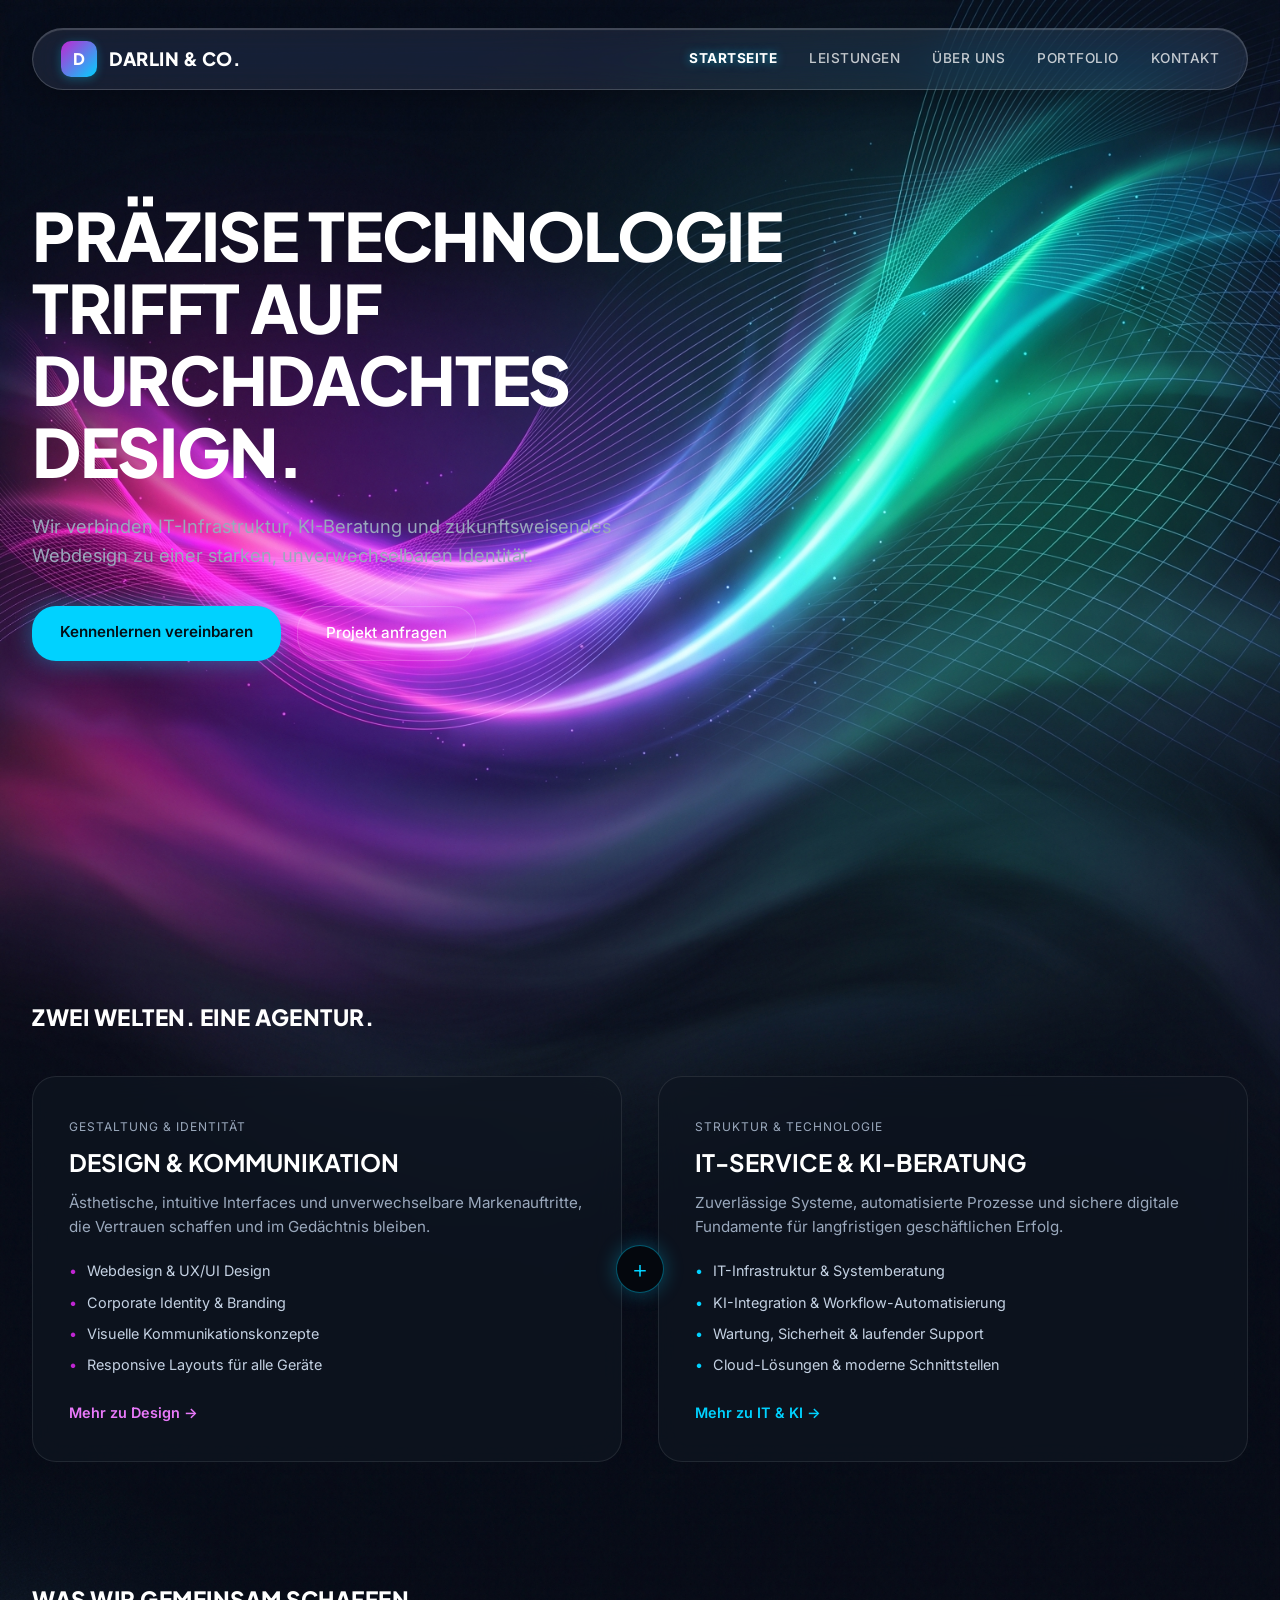
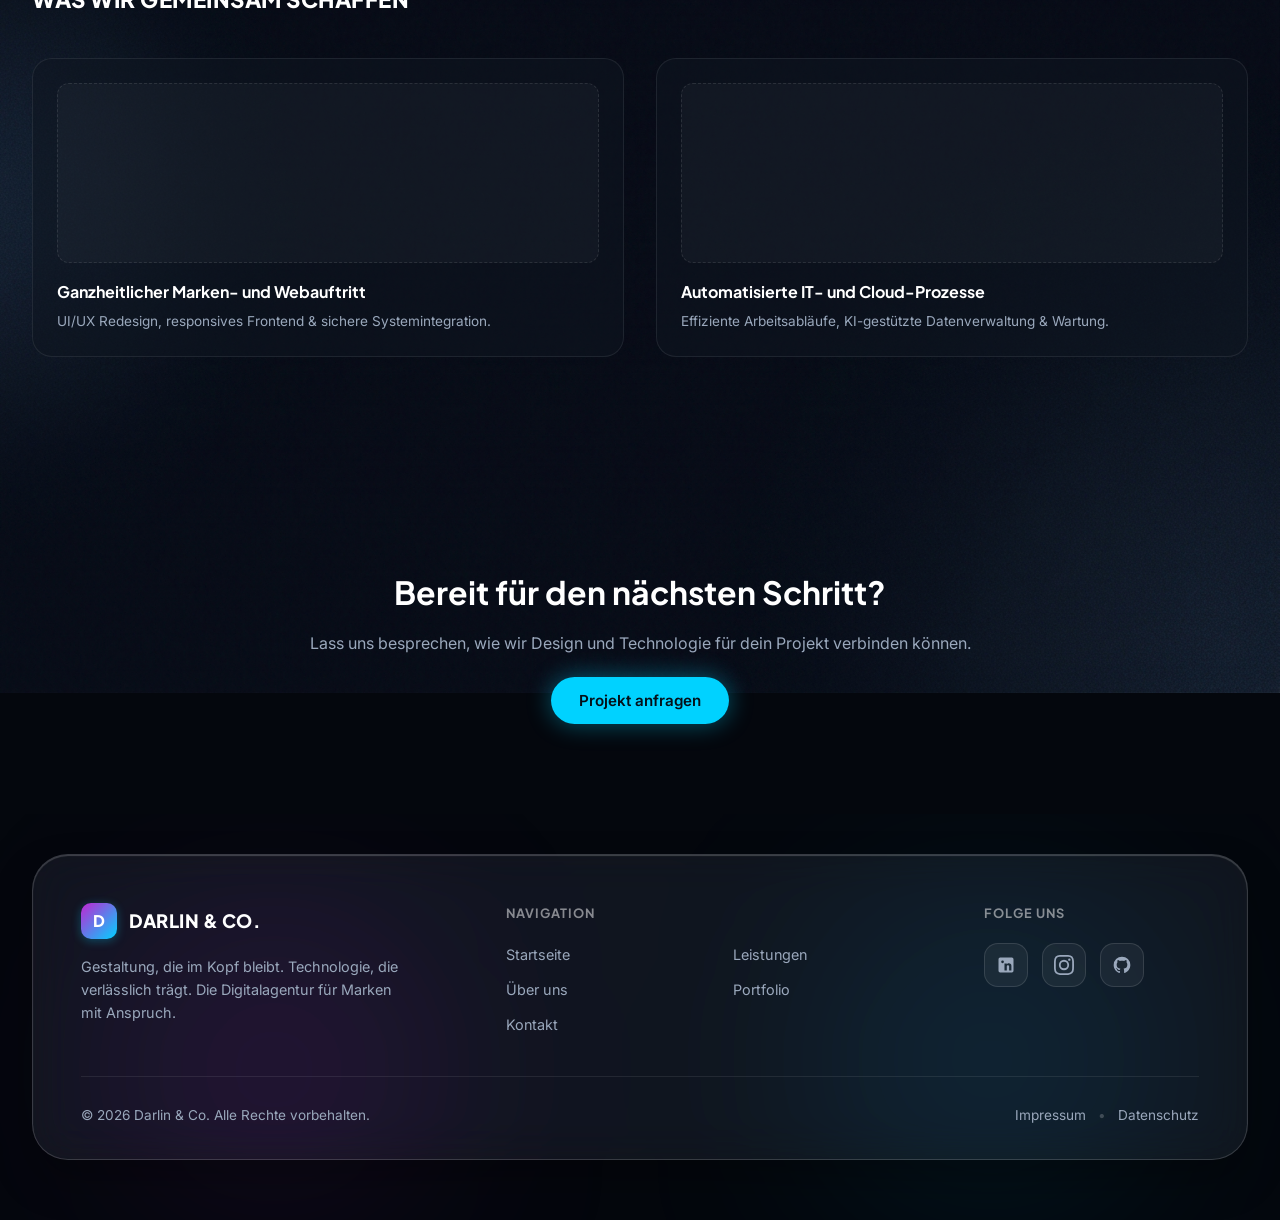
<file: index.html>
<!DOCTYPE html>
<html lang="de">
<head>
  <meta charset="UTF-8">
  <meta name="viewport" content="width=device-width, initial-scale=1.0">
  <title>Darlin & Co. – IT-Infrastruktur & Webdesign</title>

  <!-- Google Fonts -->
  <link rel="preconnect" href="https://fonts.googleapis.com">
  <link rel="preconnect" href="https://fonts.gstatic.com" crossorigin>
  <link href="https://fonts.googleapis.com/css2?family=Inter:wght@400;500;600&family=Plus+Jakarta+Sans:wght@700;800&display=swap" rel="stylesheet">

  <link rel="stylesheet" href="style.css">
  <script src="script.js" defer></script>
</head>
<body>

  <!-- ==========================================================================
       HERO-BEREICH
       ========================================================================== -->
  <header class="hero-section">
    <div class="content-wrapper">

      <!-- Navigation -->
      <nav class="navbar">
        <a href="#" class="brand-container">
          <div class="logo-mark">D</div>
          <span class="logo-text">DARLIN &amp; CO.</span>
        </a>

        <!-- Mobile Page-Slider (auf Smartphones und schmalen Tablets aktiv) -->
        <div class="mobile-page-nav">
          <a href="kontakt.html" class="page-nav-arrow" aria-label="Zu Über uns">&lt;</a>
          <span class="page-nav-current">Startseite</span>
          <a href="leistungen.html" class="page-nav-arrow" aria-label="Nächste Sektion">&gt;</a>
        </div>

        <!-- Hauptmenü Links + Mail-Button -->
        <div class="nav-links" id="navLinks">
          <a href="index.html" class="nav-link-active" >STARTSEITE</a>
          <a href="leistungen.html">LEISTUNGEN</a>
          <a href="ueber-uns.html">ÜBER UNS</a>
          <a href="portfolio.html">PORTFOLIO</a>
          <a href="kontakt.html">KONTAKT</a>
        </div>

        <!-- Burger Icon für Mobilgeräte & iPad Mini -->
        <button class="burger-menu" id="burgerToggle" aria-label="Menü öffnen">
          <span class="burger-bar"></span>
          <span class="burger-bar"></span>
          <span class="burger-bar"></span>
        </button>
      </nav>

      <!-- Hero Content -->
      <div class="hero-content">
        <h1 class="hero-title">
          PRÄZISE TECHNOLOGIE<br>
          TRIFFT AUF DURCHDACHTES<br>
          DESIGN.
        </h1>
        <p class="hero-subtitle">
          Wir verbinden IT-Infrastruktur, KI-Beratung und zukunftsweisendes Webdesign zu einer starken, unverwechselbaren Identität.
        </p>
        <div class="hero-cta-group">
          <a href="kontakt.html" class="btn-cyan">Kennenlernen vereinbaren</a>
          <a href="kontakt.html" class="btn-outline">Projekt anfragen</a>
        </div>
      </div>

    </div>
  </header>

  <!-- ==========================================================================
       HAUPTINHALT: ZWEI WELTEN & MATRIX
       ========================================================================== -->
  <main class="main-content" id="leistungen">
    <div class="content-wrapper">

      <section class="section">
        <h2 class="section-title">ZWEI WELTEN. EINE AGENTUR.</h2>

        <!-- DESKTOP GRID (ab 901px aktiv) -->
        <div class="cards-grid desktop-cards-grid">
          
          <!-- Karte 1: Design -->
          <article class="service-card card-design" id="design">
            <span class="card-tag">Gestaltung &amp; Identität</span>
            <h3>DESIGN &amp; KOMMUNIKATION</h3>
            <p>
              Ästhetische, intuitive Interfaces und unverwechselbare Markenauftritte, die Vertrauen schaffen und im Gedächtnis bleiben.
            </p>
            <ul class="service-list">
              <li>Webdesign &amp; UX/UI Design</li>
              <li>Corporate Identity &amp; Branding</li>
              <li>Visuelle Kommunikationskonzepte</li>
              <li>Responsive Layouts für alle Geräte</li>
            </ul>
            <a href="leistungen.html" class="card-link">Mehr zu Design &rarr;</a>
          </article>

          <!-- Synergie-Badge mittig im Desktop-Grid -->
          <div class="synergy-badge" aria-hidden="true">+</div>

          <!-- Karte 2: IT & KI -->
          <article class="service-card card-tech" id="it-ki">
            <span class="card-tag">Struktur &amp; Technologie</span>
            <h3>IT-SERVICE &amp; KI-BERATUNG</h3>
            <p>
              Zuverlässige Systeme, automatisierte Prozesse und sichere digitale Fundamente für langfristigen geschäftlichen Erfolg.
            </p>
            <ul class="service-list">
              <li>IT-Infrastruktur &amp; Systemberatung</li>
              <li>KI-Integration &amp; Workflow-Automatisierung</li>
              <li>Wartung, Sicherheit &amp; laufender Support</li>
              <li>Cloud-Lösungen &amp; moderne Schnittstellen</li>
            </ul>
            <a href="leistungen.html" class="card-link">Mehr zu IT &amp; KI &rarr;</a>
          </article>

        </div>

        <!-- MOBILE DIREKTVERGLEICHS-MATRIX (unter 901px aktiv) -->
        <div class="mobile-comparison-card">
          
          <!-- Matrix Kopfzeile -->
          <div class="matrix-header">
            <div class="matrix-col-title">
              <span class="matrix-badge badge-design">Design</span>
              <h4>GESTALTUNG &amp; MARKE</h4>
            </div>
            <div class="matrix-divider-v"></div>
            <div class="matrix-col-title">
              <span class="matrix-badge badge-tech">IT &amp; KI</span>
              <h4>STRUKTUR &amp; TECHNIK</h4>
            </div>
          </div>

          <!-- Matrix Zeilen -->
          <div class="matrix-rows">
            <div class="matrix-row">
              <div class="matrix-cell cell-design">
                <strong>Visuelle Identität</strong>
                <p>UI/UX, Webseiten &amp; Corporate Branding</p>
              </div>
              <div class="matrix-cell cell-tech">
                <strong>Fundament &amp; Cloud</strong>
                <p>Infrastruktur, Server &amp; IT-Netzwerke</p>
              </div>
            </div>

            <div class="matrix-row">
              <div class="matrix-cell cell-design">
                <strong>Nutzererlebnis</strong>
                <p>Intuitive Oberflächen, die begeistern</p>
              </div>
              <div class="matrix-cell cell-tech">
                <strong>Smarte Abläufe</strong>
                <p>KI-Workflows &amp; Prozess-Automatisierung</p>
              </div>
            </div>

            <div class="matrix-row">
              <div class="matrix-cell cell-design">
                <strong>Markenwirkung</strong>
                <p>Starker Auftritt &amp; Kundenvertrauen</p>
              </div>
              <div class="matrix-cell cell-tech">
                <strong>Sicherheit</strong>
                <p>Wartung, Backups &amp; laufender Support</p>
              </div>
            </div>
          </div>

          <!-- Synergie Banner -->
          <div class="matrix-synergy-banner">
            <span>+ Beide Welten nahtlos vereint</span>
          </div>

          <!-- Matrix Buttons -->
          <div class="matrix-actions">
            <a href="leistungen.html" class="btn-matrix-link link-design">Design Details &rarr;</a>
            <a href="leistungen.html" class="btn-matrix-link link-tech">IT &amp; KI Details &rarr;</a>
          </div>

        </div>

      </section>

      <!-- PORTFOLIO VORSCHAU -->
      <section class="section" id="portfolio">
        <h2 class="section-title">WAS WIR GEMEINSAM SCHAFFEN</h2>
        <div class="portfolio-grid">
          <div class="portfolio-card">
            <div class="preview-box"></div>
            <h4>Ganzheitlicher Marken- und Webauftritt</h4>
            <p>UI/UX Redesign, responsives Frontend &amp; sichere Systemintegration.</p>
          </div>
          <div class="portfolio-card">
            <div class="preview-box"></div>
            <h4>Automatisierte IT- und Cloud-Prozesse</h4>
            <p>Effiziente Arbeitsabläufe, KI-gestützte Datenverwaltung &amp; Wartung.</p>
          </div>
        </div>
      </section>

      <!-- CTA BANNER -->
      <section class="cta-banner" id="kontakt">
        <h3>Bereit für den nächsten Schritt?</h3>
        <p>Lass uns besprechen, wie wir Design und Technologie für dein Projekt verbinden können.</p>
        <a href="mailto:kontakt@darlin-co.de" class="btn-cyan">Projekt anfragen</a>
      </section>

    </div>
  </main>

  <!-- ==========================================================================
       FOOTER (Milchglas-Design)
       ========================================================================== -->
  <footer class="footer-section">
    <div class="footer-glow glow-pink" aria-hidden="true"></div>
    <div class="footer-glow glow-cyan" aria-hidden="true"></div>

    <div class="content-wrapper">
      <div class="footer-glass-card">
        
        <div class="footer-main-row">
          <!-- Spalte 1: Brand -->
          <div class="footer-brand">
            <a href="#" class="brand-container">
              <div class="logo-mark">D</div>
              <span class="logo-text">DARLIN &amp; CO.</span>
            </a>
            <p class="footer-tagline">
              Gestaltung, die im Kopf bleibt. Technologie, die verlässlich trägt. Die Digitalagentur für Marken mit Anspruch.
            </p>
          </div>

          <!-- Spalte 2: Navigation -->
          <div class="footer-nav">
            <span class="footer-heading">NAVIGATION</span>
            <div class="footer-links-grid">
              <a href="index.html">Startseite</a>
              <a href="leistungen.html">Leistungen</a>
              <a href="ueber-uns.html">Über uns</a>
              <a href="portfolio.html">Portfolio</a>
              <a href="kontakt.html">Kontakt</a>
            </div>
          </div>

          <!-- Spalte 3: Social Media -->
          <div class="footer-social">
            <span class="footer-heading">FOLGE UNS</span>
            <div class="social-icons">
              <a href="#" class="social-btn" aria-label="LinkedIn">
                <svg viewBox="0 0 24 24" fill="currentColor"><path d="M19 3a2 2 0 0 1 2 2v14a2 2 0 0 1-2 2H5a2 2 0 0 1-2-2V5a2 2 0 0 1 2-2h14m-.5 15.5v-5.3a3.26 3.26 0 0 0-3.26-3.26c-.85 0-1.84.52-2.28 1.3v-1.11h-2.79v8.37h2.79v-4.93c0-.77.62-1.4 1.39-1.4a1.4 1.4 0 0 1 1.4 1.4v4.93h2.75M6.46 10.9h2.79v8.37H6.46v-8.37M7.86 6.55a1.62 1.62 0 1 0 0 3.24 1.62 1.62 0 0 0 0-3.24Z"/></svg>
              </a>
              <a href="#" class="social-btn" aria-label="Instagram">
                <svg viewBox="0 0 24 24" fill="currentColor"><path d="M12 2.163c3.204 0 3.584.012 4.85.07 3.252.148 4.771 1.691 4.919 4.919.058 1.265.069 1.645.069 4.849 0 3.205-.012 3.584-.069 4.849-.149 3.225-1.664 4.771-4.919 4.919-1.266.058-1.644.07-4.85.07-3.204 0-3.584-.012-4.849-.07-3.26-.149-4.771-1.699-4.919-4.92-.058-1.265-.07-1.644-.07-4.849 0-3.204.013-3.583.07-4.849.149-3.227 1.664-4.771 4.919-4.919 1.266-.057 1.645-.069 4.849-.069zm0-2.163c-3.259 0-3.667.014-4.947.072-4.358.2-6.78 2.618-6.98 6.98-.059 1.281-.073 1.689-.073 4.948 0 3.259.014 3.668.072 4.948.2 4.358 2.618 6.78 6.98 6.98 1.281.058 1.689.072 4.948.072 3.259 0 3.668-.014 4.948-.072 4.354-.2 6.782-2.618 6.979-6.98.059-1.28.073-1.689.073-4.948 0-3.259-.014-3.667-.072-4.947-.196-4.354-2.617-6.78-6.979-6.98-1.281-.059-1.69-.073-4.949-.073zm0 5.838a6.162 6.162 0 1 0 0 12.324 6.162 6.162 0 0 0 0-12.324zm0 10.162a4 4 0 1 1 0-8 4 4 0 0 1 0 8zm6.406-11.845a1.44 1.44 0 1 0 0 2.881 1.44 1.44 0 0 0 0-2.881z"/></svg>
              </a>
              <a href="#" class="social-btn" aria-label="GitHub">
                <svg viewBox="0 0 24 24" fill="currentColor"><path d="M12 2A10 10 0 0 0 2 12c0 4.42 2.87 8.17 6.84 9.5.5.08.66-.23.66-.5v-1.69c-2.77.6-3.36-1.34-3.36-1.34-.46-1.16-1.11-1.47-1.11-1.47-.91-.62.07-.6.07-.6 1 .07 1.53 1.03 1.53 1.03.87 1.52 2.34 1.07 2.91.83.1-.65.35-1.09.63-1.34-2.22-.25-4.55-1.11-4.55-4.92 0-1.11.38-2 1.03-2.71-.1-.25-.45-1.29.1-2.64 0 0 .84-.27 2.75 1.02.79-.22 1.65-.33 2.5-.33.85 0 1.71.11 2.5.33 1.91-1.29 2.75-1.02 2.75-1.02.55 1.35.2 2.39.1 2.64.65.71 1.03 1.6 1.03 2.71 0 3.82-2.34 4.66-4.57 4.91.36.31.69.92.69 1.85V21c0 .27.16.59.67.5C19.14 20.16 22 16.42 22 12A10 10 0 0 0 12 2Z"/></svg>
              </a>
            </div>
          </div>
        </div>

        <div class="footer-bottom-row">
          <span>&copy; 2026 Darlin &amp; Co. Alle Rechte vorbehalten.</span>
          <div class="legal-links">
            <a href="#impressum">Impressum</a>
            <span class="sep">&bull;</span>
            <a href="#datenschutz">Datenschutz</a>
          </div>
        </div>

      </div>
    </div>
  </footer>

</body>
</html>
</file>
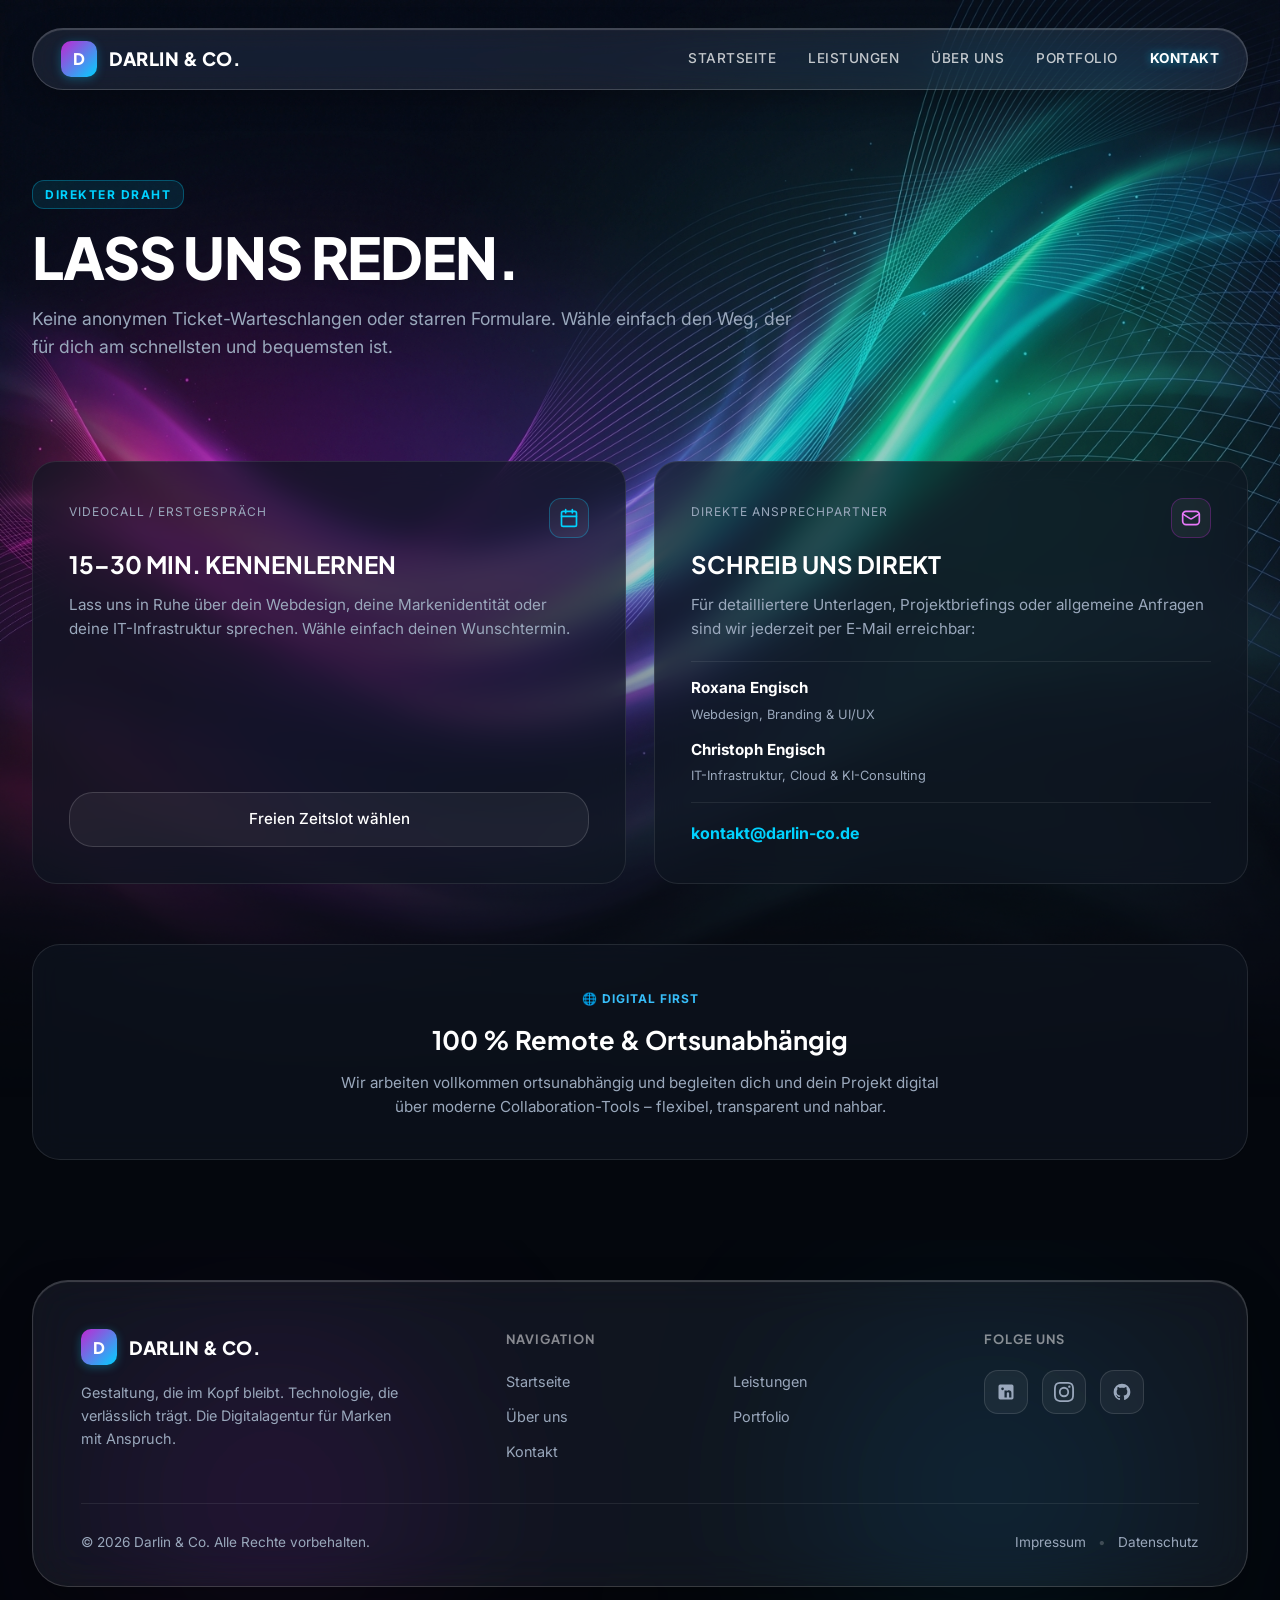
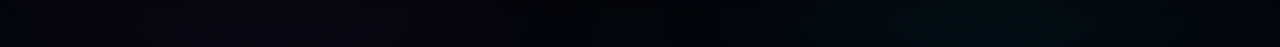
<file: kontakt.html>
<!DOCTYPE html>
<html lang="de">
<head>
  <meta charset="UTF-8">
  <meta name="viewport" content="width=device-width, initial-scale=1.0">
  <title>Kontakt – Darlin &amp; Co.</title>

  <!-- Google Fonts -->
  <link rel="preconnect" href="https://fonts.googleapis.com">
  <link rel="preconnect" href="https://fonts.gstatic.com" crossorigin>
  <link href="https://fonts.googleapis.com/css2?family=Inter:wght@400;500;600&family=Plus+Jakarta+Sans:wght@700;800&display=swap" rel="stylesheet">

  <link rel="stylesheet" href="style.css">
  <script src="script.js" defer></script>
</head>
<body class="subpage-body">

  <!-- ==========================================================================
       HERO-BEREICH (Kompakter für Unterseiten)
       ========================================================================== -->
  <header class="subpage-hero">
    <div class="content-wrapper">

      <!-- Navigation -->
      <nav class="navbar">
        <a href="index.html" class="brand-container">
          <div class="logo-mark">D</div>
          <span class="logo-text">DARLIN &amp; CO.</span>
        </a>

        <!-- Mobile Page-Slider -->
        <div class="mobile-page-nav">
          <a href="portfolio.html" class="page-nav-arrow" aria-label="Vorherige Seite">&lt;</a>
          <span class="page-nav-current">Kontakt</span>
          <a href="index.html" class="page-nav-arrow" aria-label="Zur Startseite">&gt;</a>
        </div>

        <!-- Hauptmenü Links + Mail-Button -->
        <div class="nav-links" id="navLinks">
          <a href="index.html">STARTSEITE</a>
          <a href="leistungen.html">LEISTUNGEN</a>
          <a href="ueber-uns.html">ÜBER UNS</a>
          <a href="portfolio.html">PORTFOLIO</a>
          <a href="kontakt.html" class="nav-link-active">KONTAKT</a>
        </div>

        <!-- Burger Icon -->
        <button class="burger-menu" id="burgerToggle" aria-label="Menü öffnen">
          <span class="burger-bar"></span>
          <span class="burger-bar"></span>
          <span class="burger-bar"></span>
        </button>
      </nav>

      <!-- Subpage Intro Header -->
      <div class="subpage-intro">
        <span class="subpage-badge">DIREKTER DRAHT</span>
        <h1 class="subpage-title">LASS UNS REDEN.</h1>
        <p class="subpage-subtitle">
          Keine anonymen Ticket-Warteschlangen oder starren Formulare. Wähle einfach den Weg, der für dich am schnellsten und bequemsten ist.
        </p>
      </div>

    </div>
  </header>

  <!-- ==========================================================================
       HAUPTINHALT: 3 KONTAKT-KACHELN
       ========================================================================== -->
  <main class="main-content subpage-content">
    <div class="content-wrapper">

      <div class="contact-grid">

        <!-- Kachel 1: Google Calendar Kennenlernen -->
        <article class="service-card contact-card card-cal">
          <div class="contact-card-header">
            <span class="card-tag">Videocall / Erstgespräch</span>
            <div class="contact-icon icon-cal" aria-hidden="true">
              <svg viewBox="0 0 24 24" fill="none" stroke="currentColor" stroke-width="2" stroke-linecap="round" stroke-linejoin="round">
                <rect x="3" y="4" width="18" height="18" rx="2" ry="2"></rect>
                <line x1="16" y1="2" x2="16" y2="6"></line>
                <line x1="8" y1="2" x2="8" y2="6"></line>
                <line x1="3" y1="10" x2="21" y2="10"></line>
              </svg>
            </div>
          </div>
          <h3>15–30 MIN. KENNENLERNEN</h3>
          <p>
            Lass uns in Ruhe über dein Webdesign, deine Markenidentität oder deine IT-Infrastruktur sprechen. Wähle einfach deinen Wunschtermin.
          </p>
          <a href="https://calendar.google.com" target="_blank" rel="noopener noreferrer" class="btn-outline btn-full">
            Freien Zeitslot wählen
          </a>
        </article>

        <!-- Kachel 2: E-Mail & Persönlicher Draht -->
        <article class="service-card contact-card card-mail">
          <div class="contact-card-header">
            <span class="card-tag">Direkte Ansprechpartner</span>
            <div class="contact-icon icon-mail" aria-hidden="true">
              <svg viewBox="0 0 24 24" fill="none" stroke="currentColor" stroke-width="2" stroke-linecap="round" stroke-linejoin="round">
                <rect x="2" y="4" width="20" height="16" rx="4"></rect>
                <path d="m22 7-8.97 5.7a1.94 1.94 0 0 1-2.06 0L2 7"></path>
              </svg>
            </div>
          </div>
          <h3>SCHREIB UNS DIREKT</h3>
          <p>
            Für detailliertere Unterlagen, Projektbriefings oder allgemeine Anfragen sind wir jederzeit per E-Mail erreichbar:
          </p>
          
          <div class="contact-team">
            <div class="team-member">
              <strong>Roxana Engisch</strong>
              <span>Webdesign, Branding &amp; UI/UX</span>
            </div>
            <div class="team-member">
              <strong>Christoph Engisch</strong> <!-- Hier kannst du später Darlings vollen Namen eintragen -->
              <span>IT-Infrastruktur, Cloud &amp; KI-Consulting</span>
            </div>
          </div>

          <a href="mailto:kontakt@darlin-co.de" class="card-link mail-link">kontakt@darlin-co.de </a>
        </article>

      </div>

      <!-- 100% Remote Statement Banner -->
      <section class="remote-banner">
        <div class="remote-badge">🌐 DIGITAL FIRST</div>
        <h3>100 % Remote &amp; Ortsunabhängig</h3>
        <p>
          Wir arbeiten vollkommen ortsunabhängig und begleiten dich und dein Projekt digital über moderne Collaboration-Tools – flexibel, transparent und nahbar.
        </p>
      </section>

    </div>
  </main>

  <!-- ==========================================================================
       FOOTER (Milchglas-Design)
       ========================================================================== -->
  <footer class="footer-section">
    <div class="footer-glow glow-pink" aria-hidden="true"></div>
    <div class="footer-glow glow-cyan" aria-hidden="true"></div>

    <div class="content-wrapper">
      <div class="footer-glass-card">
        
        <div class="footer-main-row">
          <div class="footer-brand">
            <a href="index.html" class="brand-container">
              <div class="logo-mark">D</div>
              <span class="logo-text">DARLIN &amp; CO.</span>
            </a>
            <p class="footer-tagline">
              Gestaltung, die im Kopf bleibt. Technologie, die verlässlich trägt. Die Digitalagentur für Marken mit Anspruch.
            </p>
          </div>

          <div class="footer-nav">
            <span class="footer-heading">NAVIGATION</span>
            <div class="footer-links-grid">
              <a href="index.html#start">Startseite</a>
              <a href="index.html#leistungen">Leistungen</a>
              <a href="index.html#ueber-uns">Über uns</a>
              <a href="index.html#portfolio">Portfolio</a>
              <a href="kontakt.html">Kontakt</a>
            </div>
          </div>

          <div class="footer-social">
            <span class="footer-heading">FOLGE UNS</span>
            <div class="social-icons">
              <a href="#" class="social-btn" aria-label="LinkedIn">
                <svg viewBox="0 0 24 24" fill="currentColor"><path d="M19 3a2 2 0 0 1 2 2v14a2 2 0 0 1-2 2H5a2 2 0 0 1-2-2V5a2 2 0 0 1 2-2h14m-.5 15.5v-5.3a3.26 3.26 0 0 0-3.26-3.26c-.85 0-1.84.52-2.28 1.3v-1.11h-2.79v8.37h2.79v-4.93c0-.77.62-1.4 1.39-1.4a1.4 1.4 0 0 1 1.4 1.4v4.93h2.75M6.46 10.9h2.79v8.37H6.46v-8.37M7.86 6.55a1.62 1.62 0 1 0 0 3.24 1.62 1.62 0 0 0 0-3.24Z"/></svg>
              </a>
              <a href="#" class="social-btn" aria-label="Instagram">
                <svg viewBox="0 0 24 24" fill="currentColor"><path d="M12 2.163c3.204 0 3.584.012 4.85.07 3.252.148 4.771 1.691 4.919 4.919.058 1.265.069 1.645.069 4.849 0 3.205-.012 3.584-.069 4.849-.149 3.225-1.664 4.771-4.919 4.919-1.266.058-1.644.07-4.85.07-3.204 0-3.584-.012-4.849-.07-3.26-.149-4.771-1.699-4.919-4.92-.058-1.265-.07-1.644-.07-4.849 0-3.204.013-3.583.07-4.849.149-3.227 1.664-4.771 4.919-4.919 1.266-.057 1.645-.069 4.849-.069zm0-2.163c-3.259 0-3.667.014-4.947.072-4.358.2-6.78 2.618-6.98 6.98-.059 1.281-.073 1.689-.073 4.948 0 3.259.014 3.668.072 4.948.2 4.358 2.618 6.78 6.98 6.98 1.281.058 1.689.072 4.948.072 3.259 0 3.668-.014 4.948-.072 4.354-.2 6.782-2.618 6.979-6.98.059-1.28.073-1.689.073-4.948 0-3.259-.014-3.667-.072-4.947-.196-4.354-2.617-6.78-6.979-6.98-1.281-.059-1.69-.073-4.949-.073zm0 5.838a6.162 6.162 0 1 0 0 12.324 6.162 6.162 0 0 0 0-12.324zm0 10.162a4 4 0 1 1 0-8 4 4 0 0 1 0 8zm6.406-11.845a1.44 1.44 0 1 0 0 2.881 1.44 1.44 0 0 0 0-2.881z"/></svg>
              </a>
              <a href="#" class="social-btn" aria-label="GitHub">
                <svg viewBox="0 0 24 24" fill="currentColor"><path d="M12 2A10 10 0 0 0 2 12c0 4.42 2.87 8.17 6.84 9.5.5.08.66-.23.66-.5v-1.69c-2.77.6-3.36-1.34-3.36-1.34-.46-1.16-1.11-1.47-1.11-1.47-.91-.62.07-.6.07-.6 1 .07 1.53 1.03 1.53 1.03.87 1.52 2.34 1.07 2.91.83.1-.65.35-1.09.63-1.34-2.22-.25-4.55-1.11-4.55-4.92 0-1.11.38-2 1.03-2.71-.1-.25-.45-1.29.1-2.64 0 0 .84-.27 2.75 1.02.79-.22 1.65-.33 2.5-.33.85 0 1.71.11 2.5.33 1.91-1.29 2.75-1.02 2.75-1.02.55 1.35.2 2.39.1 2.64.65.71 1.03 1.6 1.03 2.71 0 3.82-2.34 4.66-4.57 4.91.36.31.69.92.69 1.85V21c0 .27.16.59.67.5C19.14 20.16 22 16.42 22 12A10 10 0 0 0 12 2Z"/></svg>
              </a>
            </div>
          </div>
        </div>

        <div class="footer-bottom-row">
          <span>&copy; 2026 Darlin &amp; Co. Alle Rechte vorbehalten.</span>
          <div class="legal-links">
            <a href="impressum.html">Impressum</a>
            <span class="sep">&bull;</span>
            <a href="datenschutz.html">Datenschutz</a>
          </div>
        </div>

      </div>
    </div>
  </footer>

</body>
</html>
</file>
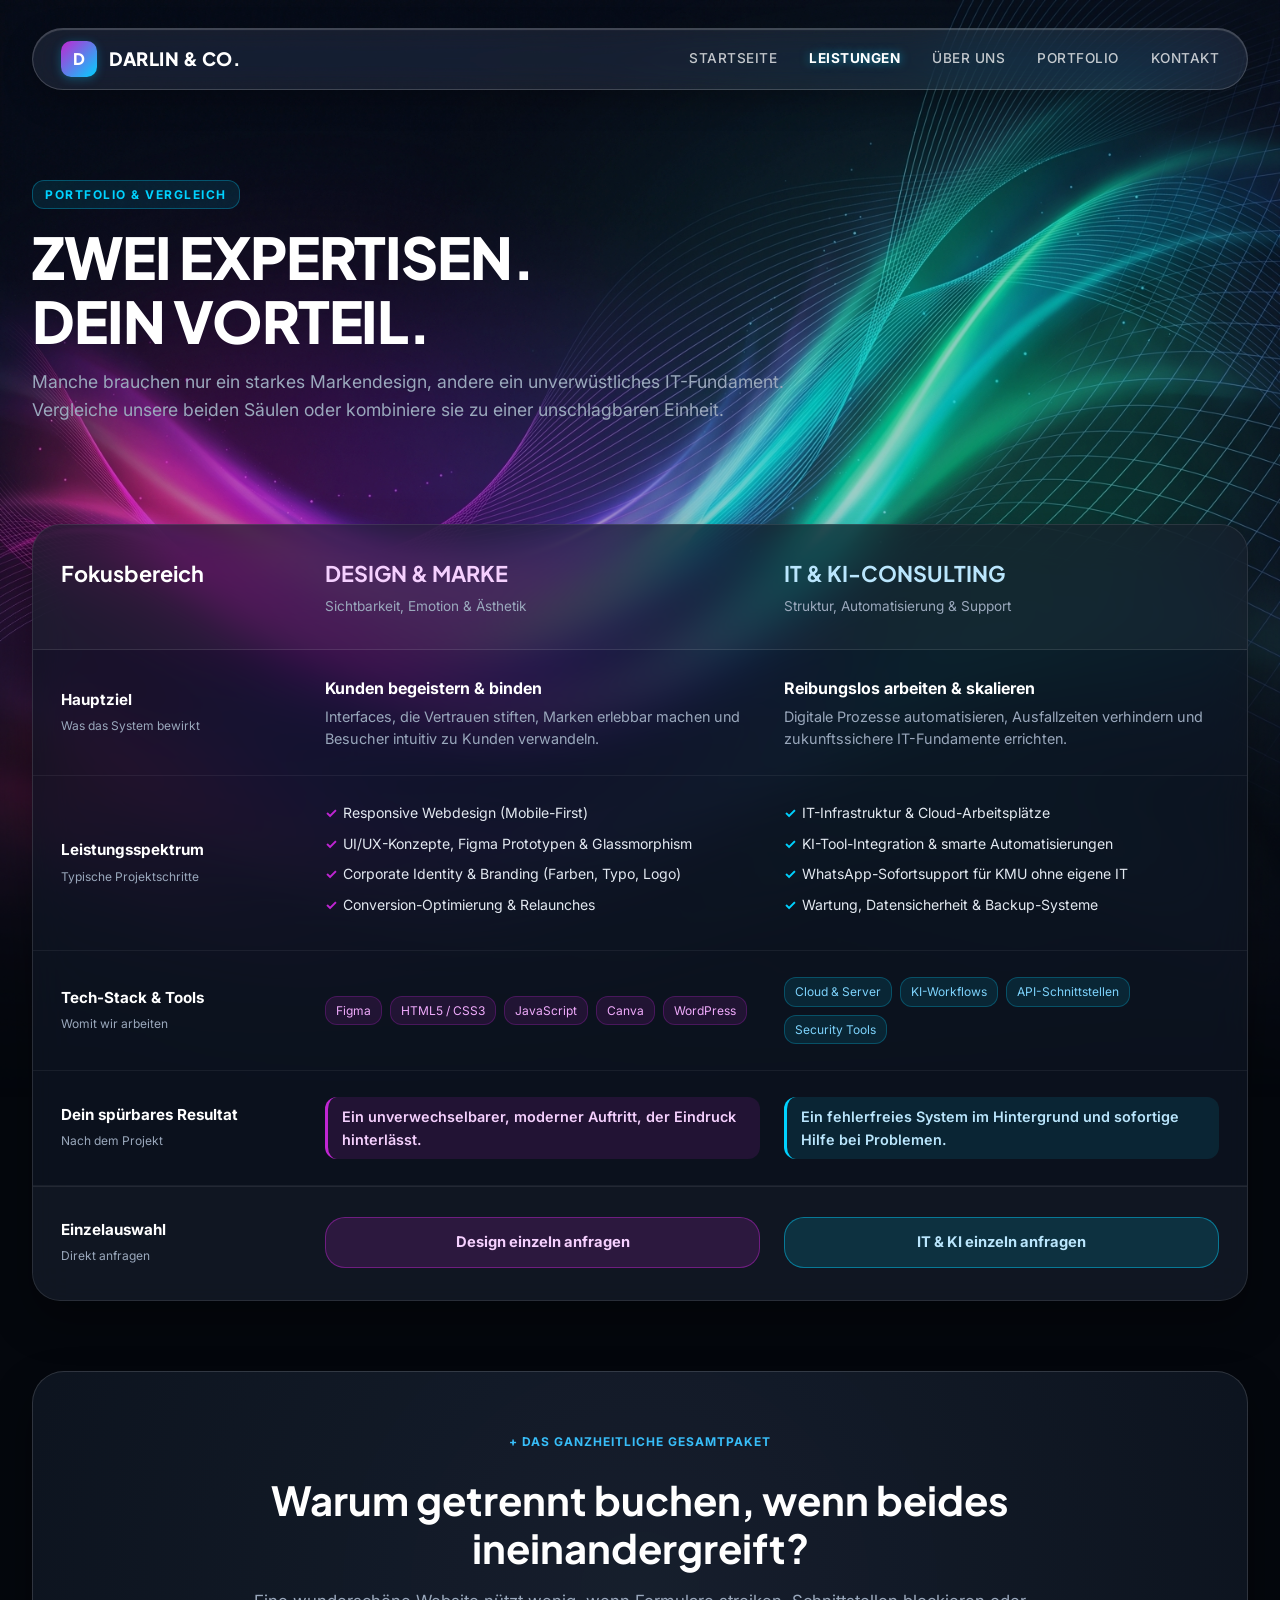
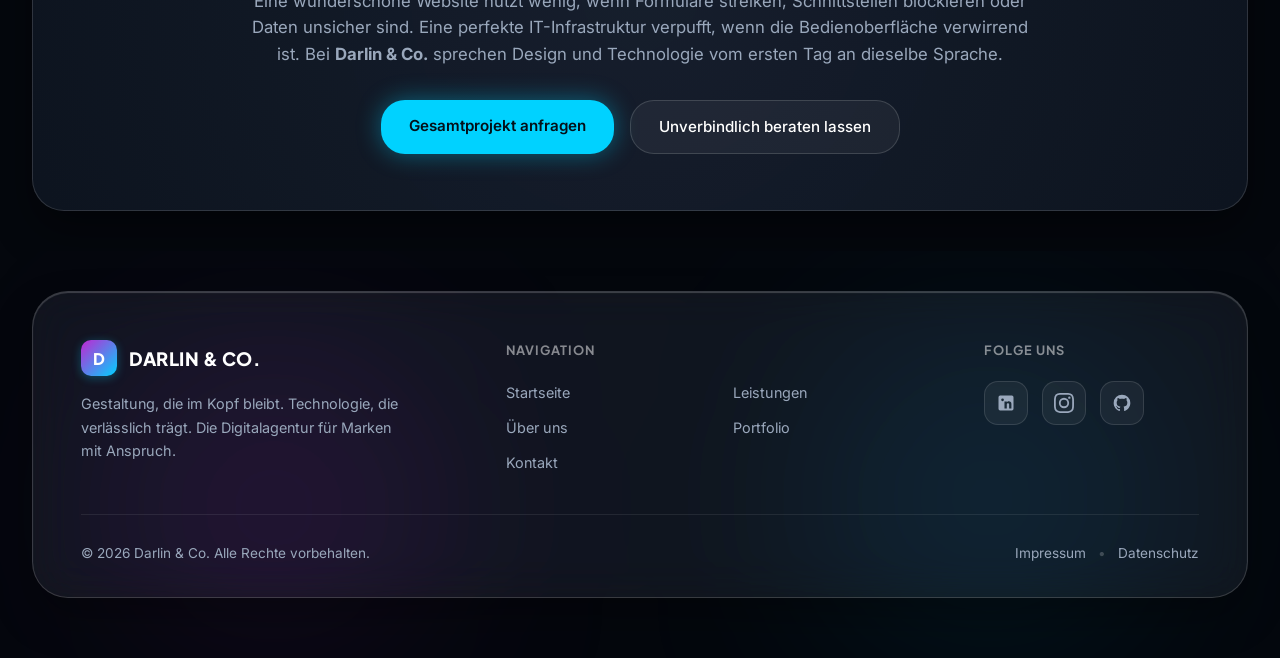
<file: leistungen.html>
<!DOCTYPE html>
<html lang="de">
<head>
  <meta charset="UTF-8">
  <meta name="viewport" content="width=device-width, initial-scale=1.0">
  <title>Leistungen &amp; Vergleich – Darlin &amp; Co.</title>

  <!-- Google Fonts -->
  <link rel="preconnect" href="https://fonts.googleapis.com">
  <link rel="preconnect" href="https://fonts.gstatic.com" crossorigin>
  <link href="https://fonts.googleapis.com/css2?family=Inter:wght@400;500;600&family=Plus+Jakarta+Sans:wght@700;800&display=swap" rel="stylesheet">

  <link rel="stylesheet" href="style.css">
  <script src="script.js" defer></script>
</head>
<body class="subpage-body">

  <!-- ==========================================================================
       HERO-BEREICH (Unterseite)
       ========================================================================== -->
  <header class="subpage-hero">
    <div class="content-wrapper">

      <!-- Navigation -->
      <nav class="navbar">
        <a href="index.html" class="brand-container">
          <div class="logo-mark">D</div>
          <span class="logo-text">DARLIN &amp; CO.</span>
        </a>

        <!-- Mobile Page-Slider -->
        <div class="mobile-page-nav">
          <a href="index.html" class="page-nav-arrow" aria-label="Zur Startseite">&lt;</a>
          <span class="page-nav-current">Leistungen</span>
          <a href="ueber-uns.html" class="page-nav-arrow" aria-label="Zu Portfolio">&gt;</a>
        </div>

        <!-- Hauptmenü Links + Mail-Button -->
        <div class="nav-links" id="navLinks">
          <a href="index.html">STARTSEITE</a>
          <a href="leistungen.html" class="nav-link-active">LEISTUNGEN</a>
          <a href="ueber-uns.html">ÜBER UNS</a>
          <a href="portfolio.html">PORTFOLIO</a>
          <a href="kontakt.html">KONTAKT</a>
        </div>

        <!-- Burger Icon -->
        <button class="burger-menu" id="burgerToggle" aria-label="Menü öffnen">
          <span class="burger-bar"></span>
          <span class="burger-bar"></span>
          <span class="burger-bar"></span>
        </button>
      </nav>

      <!-- Subpage Intro Header -->
      <div class="subpage-intro">
        <span class="subpage-badge">PORTFOLIO &amp; VERGLEICH</span>
        <h1 class="subpage-title">ZWEI EXPERTISEN.<br>DEIN VORTEIL.</h1>
        <p class="subpage-subtitle">
          Manche brauchen nur ein starkes Markendesign, andere ein unverwüstliches IT-Fundament. Vergleiche unsere beiden Säulen oder kombiniere sie zu einer unschlagbaren Einheit.
        </p>
      </div>

    </div>
  </header>

  <!-- ==========================================================================
       HAUPTINHALT: INTERAKTIVER VERGLEICH
       ========================================================================== -->
  <main class="main-content subpage-content">
    <div class="content-wrapper">

      <!-- ==================== DER GROSSE DETAIL-VERGLEICH ==================== -->
      <section class="comparison-detailed-section">
        
        <div class="comparison-table-wrapper">
          
          <!-- Tabellen-Kopfzeile -->
          <div class="comp-header-row">
            <div class="comp-col comp-col-focus">
              <h3>Fokusbereich</h3>
            </div>
            <div class="comp-col comp-col-design">
              <h3>DESIGN &amp; MARKE</h3>
              <p>Sichtbarkeit, Emotion &amp; Ästhetik</p>
            </div>
            <div class="comp-col comp-col-tech">
              <h3>IT &amp; KI-CONSULTING</h3>
              <p>Struktur, Automatisierung &amp; Support</p>
            </div>
          </div>

          <!-- Zeile 1: Kernaufgabe -->
          <div class="comp-data-row">
            <div class="comp-cell comp-topic">
              <strong>Hauptziel</strong>
              <span>Was das System bewirkt</span>
            </div>
            <div class="comp-cell comp-desc-design">
              <strong>Kunden begeistern &amp; binden</strong>
              <p>Interfaces, die Vertrauen stiften, Marken erlebbar machen und Besucher intuitiv zu Kunden verwandeln.</p>
            </div>
            <div class="comp-cell comp-desc-tech">
              <strong>Reibungslos arbeiten &amp; skalieren</strong>
              <p>Digitale Prozesse automatisieren, Ausfallzeiten verhindern und zukunftssichere IT-Fundamente errichten.</p>
            </div>
          </div>

          <!-- Zeile 2: Konkrete Kernleistungen -->
          <div class="comp-data-row">
            <div class="comp-cell comp-topic">
              <strong>Leistungsspektrum</strong>
              <span>Typische Projektschritte</span>
            </div>
            <div class="comp-cell comp-desc-design">
              <ul class="comp-feature-list list-magenta">
                <li>Responsive Webdesign (Mobile-First)</li>
                <li>UI/UX-Konzepte, Figma Prototypen &amp; Glassmorphism</li>
                <li>Corporate Identity &amp; Branding (Farben, Typo, Logo)</li>
                <li>Conversion-Optimierung &amp; Relaunches</li>
              </ul>
            </div>
            <div class="comp-cell comp-desc-tech">
              <ul class="comp-feature-list list-cyan">
                <li>IT-Infrastruktur &amp; Cloud-Arbeitsplätze</li>
                <li>KI-Tool-Integration &amp; smarte Automatisierungen</li>
                <li>WhatsApp-Sofortsupport für KMU ohne eigene IT</li>
                <li>Wartung, Datensicherheit &amp; Backup-Systeme</li>
              </ul>
            </div>
          </div>

          <!-- Zeile 3: Werkzeuge & Technologien -->
          <div class="comp-data-row">
            <div class="comp-cell comp-topic">
              <strong>Tech-Stack &amp; Tools</strong>
              <span>Womit wir arbeiten</span>
            </div>
            <div class="comp-cell comp-desc-design">
              <div class="comp-tags">
                <span>Figma</span>
                <span>HTML5 / CSS3</span>
                <span>JavaScript</span>
                <span>Canva</span>
                <span>WordPress</span>
              </div>
            </div>
            <div class="comp-cell comp-desc-tech">
              <div class="comp-tags comp-tags-tech">
                <span>Cloud &amp; Server</span>
                <span>KI-Workflows</span>
                <span>API-Schnittstellen</span>
                <span>Security Tools</span>
              </div>
            </div>
          </div>

          <!-- Zeile 4: Typisches Kundenergebnis -->
          <div class="comp-data-row">
            <div class="comp-cell comp-topic">
              <strong>Dein spürbares Resultat</strong>
              <span>Nach dem Projekt</span>
            </div>
            <div class="comp-cell comp-desc-design">
              <span class="comp-highlight highlight-magenta">Ein unverwechselbarer, moderner Auftritt, der Eindruck hinterlässt.</span>
            </div>
            <div class="comp-cell comp-desc-tech">
              <span class="comp-highlight highlight-cyan">Ein fehlerfreies System im Hintergrund und sofortige Hilfe bei Problemen.</span>
            </div>
          </div>

          <!-- NEU: Zeile 5 - Einzeln anfragen / buchen -->
          <div class="comp-data-row comp-action-row">
            <div class="comp-cell comp-topic">
              <strong>Einzelauswahl</strong>
              <span>Direkt anfragen</span>
            </div>
            <div class="comp-cell">
              <a href="kontakt.html" class="btn-comp-action btn-comp-magenta">
                Design einzeln anfragen
              </a>
            </div>
            <div class="comp-cell">
              <a href="kontakt.html" class="btn-comp-action btn-comp-cyan">
                IT &amp; KI einzeln anfragen
              </a>
            </div>
          </div>

        </div>

      </section>

      <!-- ==================== DIE POWER DER SYNERGIE ==================== -->
      <section class="synergy-highlight-box">
        <div class="synergy-glow-sphere" aria-hidden="true"></div>
        <div class="synergy-content">
          <span class="remote-badge">+ DAS GANZHEITLICHE GESAMTPAKET</span>
          <h2>Warum getrennt buchen, wenn beides ineinandergreift?</h2>
          <p>
            Eine wunderschöne Website nützt wenig, wenn Formulare streiken, Schnittstellen blockieren oder Daten unsicher sind. 
            Eine perfekte IT-Infrastruktur verpufft, wenn die Bedienoberfläche verwirrend ist. 
            Bei <strong>Darlin &amp; Co.</strong> sprechen Design und Technologie vom ersten Tag an dieselbe Sprache.
          </p>
          <div class="synergy-actions">
            <a href="kontakt.html" class="btn-cyan">Gesamtprojekt anfragen</a>
            <a href="kontakt.html" class="btn-outline">Unverbindlich beraten lassen</a>
          </div>
        </div>
      </section>

    </div>
  </main>

  <!-- ==========================================================================
       FOOTER (Milchglas-Design)
       ========================================================================== -->
  <footer class="footer-section">
    <div class="footer-glow glow-pink" aria-hidden="true"></div>
    <div class="footer-glow glow-cyan" aria-hidden="true"></div>

    <div class="content-wrapper">
      <div class="footer-glass-card">
        
        <div class="footer-main-row">
          <div class="footer-brand">
            <a href="index.html" class="brand-container">
              <div class="logo-mark">D</div>
              <span class="logo-text">DARLIN &amp; CO.</span>
            </a>
            <p class="footer-tagline">
              Gestaltung, die im Kopf bleibt. Technologie, die verlässlich trägt. Die Digitalagentur für Marken mit Anspruch.
            </p>
          </div>

          <div class="footer-nav">
            <span class="footer-heading">NAVIGATION</span>
            <div class="footer-links-grid">
              <a href="index.html">Startseite</a>
              <a href="leistungen.html">Leistungen</a>
              <a href="index.html#ueber-uns">Über uns</a>
              <a href="index.html#portfolio">Portfolio</a>
              <a href="kontakt.html">Kontakt</a>
            </div>
          </div>

          <div class="footer-social">
            <span class="footer-heading">FOLGE UNS</span>
            <div class="social-icons">
              <a href="#" class="social-btn" aria-label="LinkedIn">
                <svg viewBox="0 0 24 24" fill="currentColor"><path d="M19 3a2 2 0 0 1 2 2v14a2 2 0 0 1-2 2H5a2 2 0 0 1-2-2V5a2 2 0 0 1 2-2h14m-.5 15.5v-5.3a3.26 3.26 0 0 0-3.26-3.26c-.85 0-1.84.52-2.28 1.3v-1.11h-2.79v8.37h2.79v-4.93c0-.77.62-1.4 1.39-1.4a1.4 1.4 0 0 1 1.4 1.4v4.93h2.75M6.46 10.9h2.79v8.37H6.46v-8.37M7.86 6.55a1.62 1.62 0 1 0 0 3.24 1.62 1.62 0 0 0 0-3.24Z"/></svg>
              </a>
              <a href="#" class="social-btn" aria-label="Instagram">
                <svg viewBox="0 0 24 24" fill="currentColor"><path d="M12 2.163c3.204 0 3.584.012 4.85.07 3.252.148 4.771 1.691 4.919 4.919.058 1.265.069 1.645.069 4.849 0 3.205-.012 3.584-.069 4.849-.149 3.225-1.664 4.771-4.919 4.919-1.266.058-1.644.07-4.85.07-3.204 0-3.584-.012-4.849-.07-3.26-.149-4.771-1.699-4.919-4.92-.058-1.265-.07-1.644-.07-4.849 0-3.204.013-3.583.07-4.849.149-3.227 1.664-4.771 4.919-4.919 1.266-.057 1.645-.069 4.849-.069zm0-2.163c-3.259 0-3.667.014-4.947.072-4.358.2-6.78 2.618-6.98 6.98-.059 1.281-.073 1.689-.073 4.948 0 3.259.014 3.668.072 4.948.2 4.358 2.618 6.78 6.98 6.98 1.281.058 1.689.072 4.948.072 3.259 0 3.668-.014 4.948-.072 4.354-.2 6.782-2.618 6.979-6.98.059-1.28.073-1.689.073-4.948 0-3.259-.014-3.667-.072-4.947-.196-4.354-2.617-6.78-6.979-6.98-1.281-.059-1.69-.073-4.949-.073zm0 5.838a6.162 6.162 0 1 0 0 12.324 6.162 6.162 0 0 0 0-12.324zm0 10.162a4 4 0 1 1 0-8 4 4 0 0 1 0 8zm6.406-11.845a1.44 1.44 0 1 0 0 2.881 1.44 1.44 0 0 0 0-2.881z"/></svg>
              </a>
              <a href="#" class="social-btn" aria-label="GitHub">
                <svg viewBox="0 0 24 24" fill="currentColor"><path d="M12 2A10 10 0 0 0 2 12c0 4.42 2.87 8.17 6.84 9.5.5.08.66-.23.66-.5v-1.69c-2.77.6-3.36-1.34-3.36-1.34-.46-1.16-1.11-1.47-1.11-1.47-.91-.62.07-.6.07-.6 1 .07 1.53 1.03 1.53 1.03.87 1.52 2.34 1.07 2.91.83.1-.65.35-1.09.63-1.34-2.22-.25-4.55-1.11-4.55-4.92 0-1.11.38-2 1.03-2.71-.1-.25-.45-1.29.1-2.64 0 0 .84-.27 2.75 1.02.79-.22 1.65-.33 2.5-.33.85 0 1.71.11 2.5.33 1.91-1.29 2.75-1.02 2.75-1.02.55 1.35.2 2.39.1 2.64.65.71 1.03 1.6 1.03 2.71 0 3.82-2.34 4.66-4.57 4.91.36.31.69.92.69 1.85V21c0 .27.16.59.67.5C19.14 20.16 22 16.42 22 12A10 10 0 0 0 12 2Z"/></svg>
              </a>
            </div>
          </div>
        </div>

        <div class="footer-bottom-row">
          <span>&copy; 2026 Darlin &amp; Co. Alle Rechte vorbehalten.</span>
          <div class="legal-links">
            <a href="impressum.html">Impressum</a>
            <span class="sep">&bull;</span>
            <a href="datenschutz.html">Datenschutz</a>
          </div>
        </div>

      </div>
    </div>
  </footer>

</body>
</html>
</file>
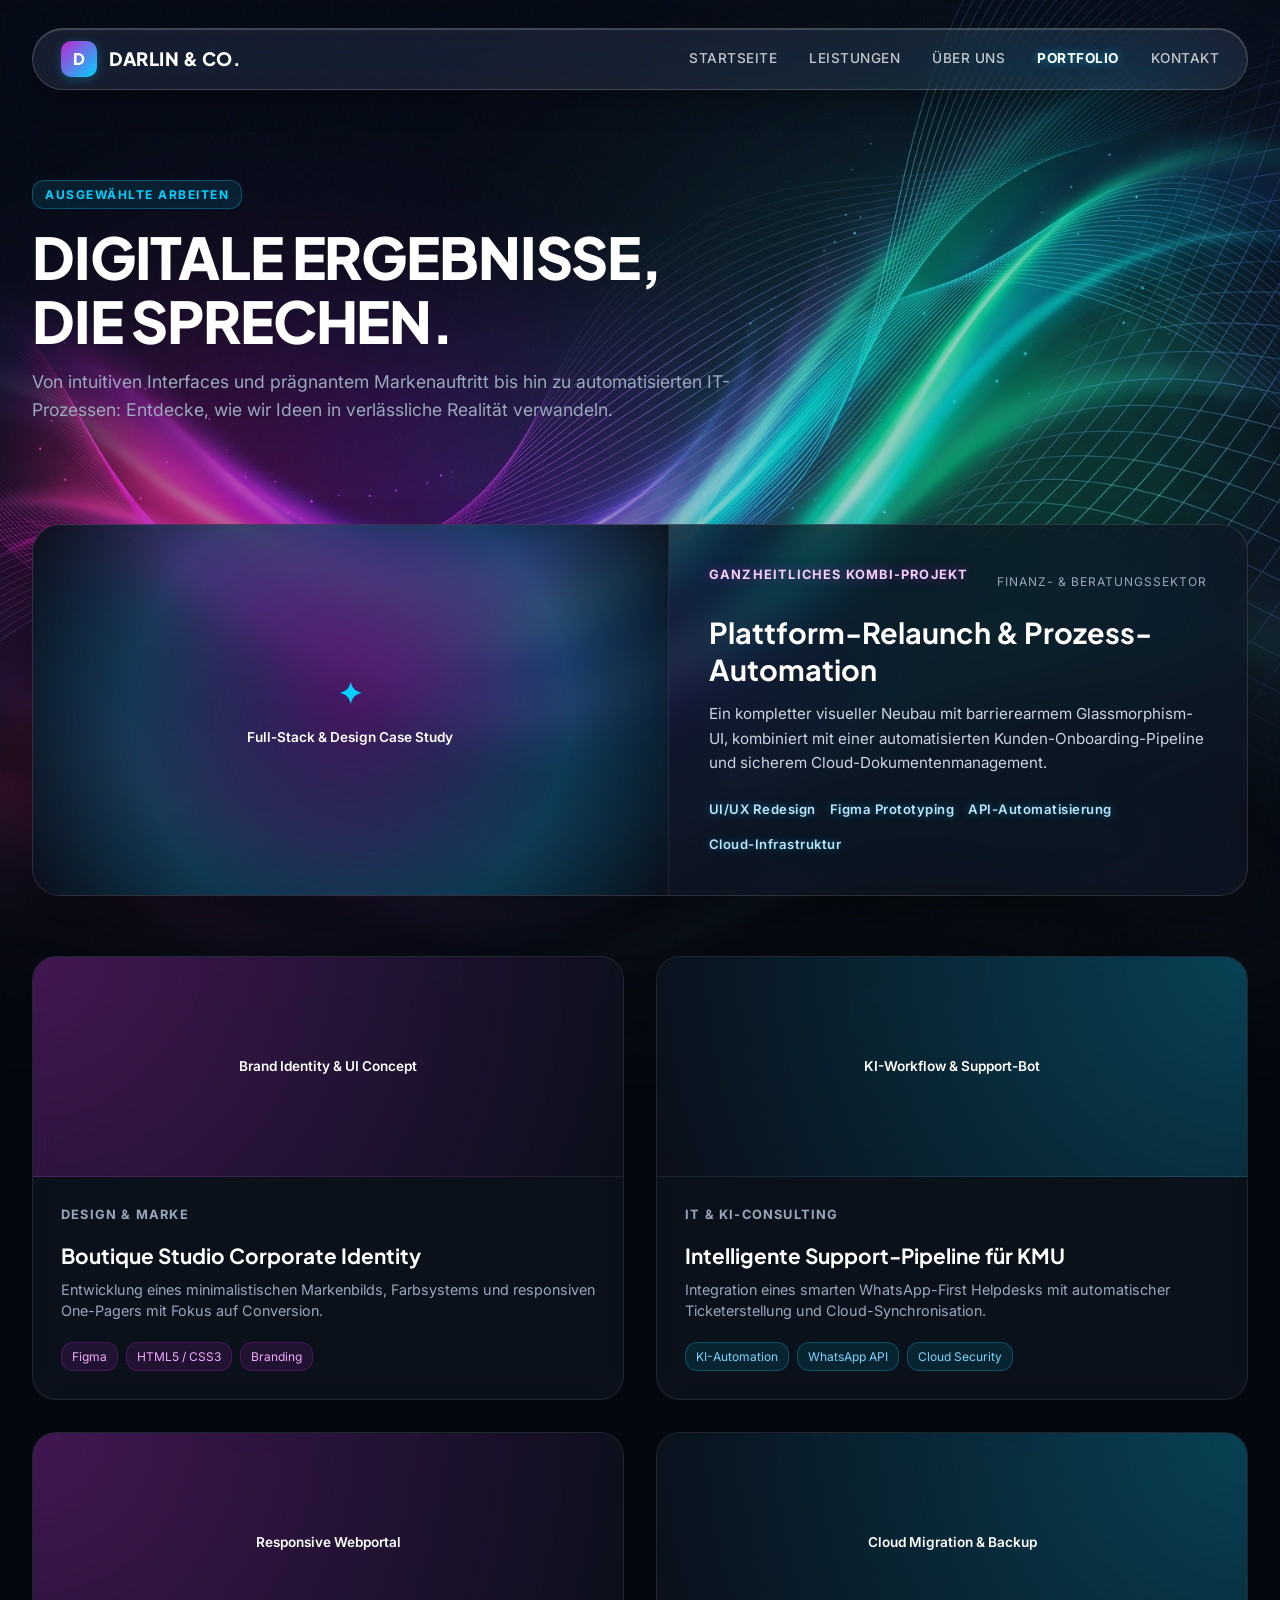
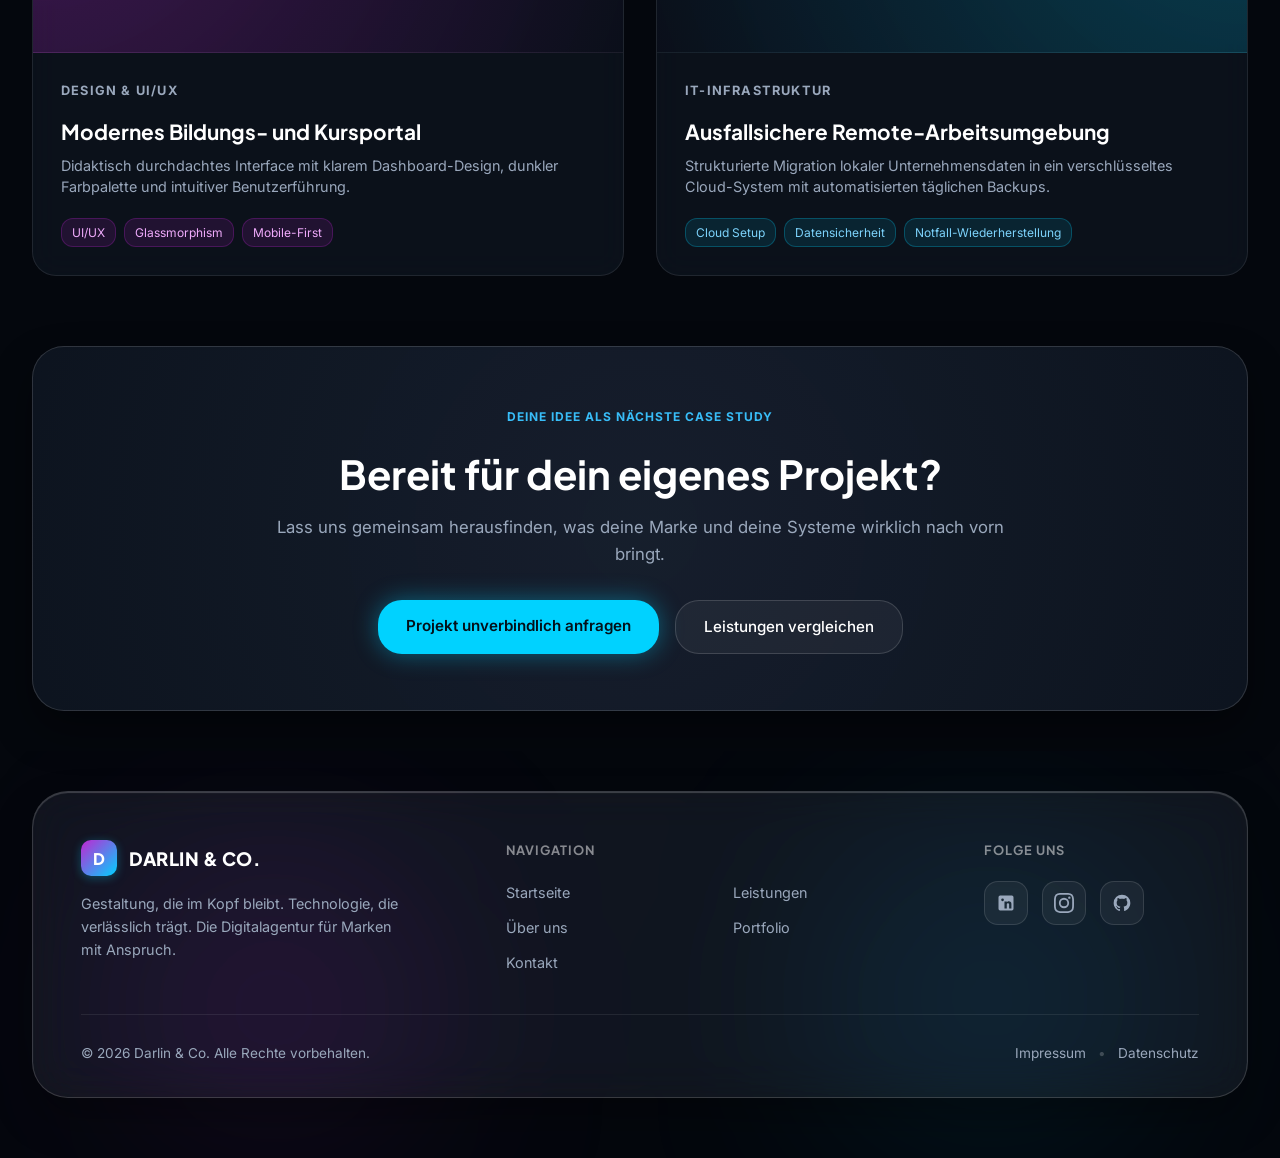
<file: portfolio.html>
<!DOCTYPE html>
<html lang="de">
<head>
  <meta charset="UTF-8">
  <meta name="viewport" content="width=device-width, initial-scale=1.0">
  <title>Portfolio – Darlin &amp; Co.</title>

  <!-- Google Fonts -->
  <link rel="preconnect" href="https://fonts.googleapis.com">
  <link rel="preconnect" href="https://fonts.gstatic.com" crossorigin>
  <link href="https://fonts.googleapis.com/css2?family=Inter:wght@400;500;600&family=Plus+Jakarta+Sans:wght@700;800&display=swap" rel="stylesheet">

  <link rel="stylesheet" href="style.css">
  <script src="script.js" defer></script>
</head>
<body class="subpage-body">

  <!-- ==========================================================================
       HERO-BEREICH (Unterseite)
       ========================================================================== -->
  <header class="subpage-hero">
    <div class="content-wrapper">

      <!-- Navigation -->
      <nav class="navbar">
        <a href="index.html" class="brand-container">
          <div class="logo-mark">D</div>
          <span class="logo-text">DARLIN &amp; CO.</span>
        </a>

        <!-- Mobile Page-Slider -->
        <div class="mobile-page-nav">
          <a href="ueber-uns.html" class="page-nav-arrow" aria-label="Zu Über uns">&lt;</a>
          <span class="page-nav-current">Portfolio</span>
          <a href="kontakt.html" class="page-nav-arrow" aria-label="Zu Kontakt">&gt;</a>
        </div>

        <!-- Hauptmenü Links + Mail-Button -->
        <div class="nav-links" id="navLinks">
          <a href="index.html">STARTSEITE</a>
          <a href="leistungen.html">LEISTUNGEN</a>
          <a href="ueber-uns.html">ÜBER UNS</a>
          <a href="portfolio.html" class="nav-link-active">PORTFOLIO</a>
          <a href="kontakt.html">KONTAKT</a>
        </div>

        <!-- Burger Icon -->
        <button class="burger-menu" id="burgerToggle" aria-label="Menü öffnen">
          <span class="burger-bar"></span>
          <span class="burger-bar"></span>
          <span class="burger-bar"></span>
        </button>
      </nav>

      <!-- Subpage Intro Header -->
      <div class="subpage-intro">
        <span class="subpage-badge">AUSGEWÄHLTE ARBEITEN</span>
        <h1 class="subpage-title">DIGITALE ERGEBNISSE,<br>DIE SPRECHEN.</h1>
        <p class="subpage-subtitle">
          Von intuitiven Interfaces und prägnantem Markenauftritt bis hin zu automatisierten IT-Prozessen: Entdecke, wie wir Ideen in verlässliche Realität verwandeln.
        </p>
      </div>

    </div>
  </header>

  <!-- ==========================================================================
       HAUPTINHALT: PORTFOLIO-GRID
       ========================================================================== -->
  <main class="main-content subpage-content">
    <div class="content-wrapper">

      <!-- ==================== HIGHLIGHT: SYNERGIE-PROJEKT ==================== -->
      <section class="portfolio-featured">
        <article class="featured-card">
          <div class="featured-media">
            <!-- Platzhalter für Mockup / Screenshot -->
            <div class="media-placeholder media-synergy">
              <span class="placeholder-icon">✦</span>
              <span>Full-Stack &amp; Design Case Study</span>
            </div>
          </div>
          <div class="featured-details">
            <div class="details-top">
              <span class="card-tag tag-synergy">Ganzheitliches Kombi-Projekt</span>
              <span class="client-label">Finanz- &amp; Beratungssektor</span>
            </div>
            <h2>Plattform-Relaunch &amp; Prozess-Automation</h2>
            <p>
              Ein kompletter visueller Neubau mit barrierearmem Glassmorphism-UI, kombiniert mit einer automatisierten Kunden-Onboarding-Pipeline und sicherem Cloud-Dokumentenmanagement.
            </p>
            <div class="portfolio-tags">
              <span class="tag-magenta">UI/UX Redesign</span>
              <span class="tag-magenta">Figma Prototyping</span>
              <span class="tag-cyan">API-Automatisierung</span>
              <span class="tag-cyan">Cloud-Infrastruktur</span>
            </div>
          </div>
        </article>
      </section>

      <!-- ==================== REGULÄRES PROJEKT-GRID ==================== -->
      <section class="portfolio-grid">

        <!-- Projekt 1: Design -->
        <article class="service-card project-card card-design">
          <div class="project-thumb">
            <div class="media-placeholder media-design">
              <span>Brand Identity &amp; UI Concept</span>
            </div>
          </div>
          <div class="project-info">
            <span class="card-tag tag-magenta">Design &amp; Marke</span>
            <h3>Boutique Studio Corporate Identity</h3>
            <p>Entwicklung eines minimalistischen Markenbilds, Farbsystems und responsiven One-Pagers mit Fokus auf Conversion.</p>
            <div class="comp-tags">
              <span>Figma</span>
              <span>HTML5 / CSS3</span>
              <span>Branding</span>
            </div>
          </div>
        </article>

        <!-- Projekt 2: IT & KI -->
        <article class="service-card project-card card-tech">
          <div class="project-thumb">
            <div class="media-placeholder media-tech">
              <span>KI-Workflow &amp; Support-Bot</span>
            </div>
          </div>
          <div class="project-info">
            <span class="card-tag tag-cyan">IT &amp; KI-Consulting</span>
            <h3>Intelligente Support-Pipeline für KMU</h3>
            <p>Integration eines smarten WhatsApp-First Helpdesks mit automatischer Ticketerstellung und Cloud-Synchronisation.</p>
            <div class="comp-tags comp-tags-tech">
              <span>KI-Automation</span>
              <span>WhatsApp API</span>
              <span>Cloud Security</span>
            </div>
          </div>
        </article>

        <!-- Projekt 3: Design -->
        <article class="service-card project-card card-design">
          <div class="project-thumb">
            <div class="media-placeholder media-design">
              <span>Responsive Webportal</span>
            </div>
          </div>
          <div class="project-info">
            <span class="card-tag tag-magenta">Design &amp; UI/UX</span>
            <h3>Modernes Bildungs- und Kursportal</h3>
            <p>Didaktisch durchdachtes Interface mit klarem Dashboard-Design, dunkler Farbpalette und intuitiver Benutzerführung.</p>
            <div class="comp-tags">
              <span>UI/UX</span>
              <span>Glassmorphism</span>
              <span>Mobile-First</span>
            </div>
          </div>
        </article>

        <!-- Projekt 4: IT & KI -->
        <article class="service-card project-card card-tech">
          <div class="project-thumb">
            <div class="media-placeholder media-tech">
              <span>Cloud Migration &amp; Backup</span>
            </div>
          </div>
          <div class="project-info">
            <span class="card-tag tag-cyan">IT-Infrastruktur</span>
            <h3>Ausfallsichere Remote-Arbeitsumgebung</h3>
            <p>Strukturierte Migration lokaler Unternehmensdaten in ein verschlüsseltes Cloud-System mit automatisierten täglichen Backups.</p>
            <div class="comp-tags comp-tags-tech">
              <span>Cloud Setup</span>
              <span>Datensicherheit</span>
              <span>Notfall-Wiederherstellung</span>
            </div>
          </div>
        </article>

      </section>

      <!-- ==================== CALL TO ACTION ==================== -->
      <section class="synergy-highlight-box">
        <div class="synergy-content">
          <span class="remote-badge">DEINE IDEE ALS NÄCHSTE CASE STUDY</span>
          <h2>Bereit für dein eigenes Projekt?</h2>
          <p>
            Lass uns gemeinsam herausfinden, was deine Marke und deine Systeme wirklich nach vorn bringt.
          </p>
          <div class="synergy-actions">
            <a href="kontakt.html" class="btn-cyan">Projekt unverbindlich anfragen</a>
            <a href="leistungen.html" class="btn-outline">Leistungen vergleichen</a>
          </div>
        </div>
      </section>

    </div>
  </main>

  <!-- ==========================================================================
       FOOTER
       ========================================================================== -->
  <footer class="footer-section">
    <div class="footer-glow glow-pink" aria-hidden="true"></div>
    <div class="footer-glow glow-cyan" aria-hidden="true"></div>

    <div class="content-wrapper">
      <div class="footer-glass-card">
        
        <div class="footer-main-row">
          <div class="footer-brand">
            <a href="index.html" class="brand-container">
              <div class="logo-mark">D</div>
              <span class="logo-text">DARLIN &amp; CO.</span>
            </a>
            <p class="footer-tagline">
              Gestaltung, die im Kopf bleibt. Technologie, die verlässlich trägt. Die Digitalagentur für Marken mit Anspruch.
            </p>
          </div>

          <div class="footer-nav">
            <span class="footer-heading">NAVIGATION</span>
            <div class="footer-links-grid">
              <a href="index.html">Startseite</a>
              <a href="leistungen.html">Leistungen</a>
              <a href="ueber-uns.html">Über uns</a>
              <a href="portfolio.html">Portfolio</a>
              <a href="kontakt.html">Kontakt</a>
            </div>
          </div>

          <div class="footer-social">
            <span class="footer-heading">FOLGE UNS</span>
            <div class="social-icons">
              <a href="#" class="social-btn" aria-label="LinkedIn">
                <svg viewBox="0 0 24 24" fill="currentColor"><path d="M19 3a2 2 0 0 1 2 2v14a2 2 0 0 1-2 2H5a2 2 0 0 1-2-2V5a2 2 0 0 1 2-2h14m-.5 15.5v-5.3a3.26 3.26 0 0 0-3.26-3.26c-.85 0-1.84.52-2.28 1.3v-1.11h-2.79v8.37h2.79v-4.93c0-.77.62-1.4 1.39-1.4a1.4 1.4 0 0 1 1.4 1.4v4.93h2.75M6.46 10.9h2.79v8.37H6.46v-8.37M7.86 6.55a1.62 1.62 0 1 0 0 3.24 1.62 1.62 0 0 0 0-3.24Z"/></svg>
              </a>
              <a href="#" class="social-btn" aria-label="Instagram">
                <svg viewBox="0 0 24 24" fill="currentColor"><path d="M12 2.163c3.204 0 3.584.012 4.85.07 3.252.148 4.771 1.691 4.919 4.919.058 1.265.069 1.645.069 4.849 0 3.205-.012 3.584-.069 4.849-.149 3.225-1.664 4.771-4.919 4.919-1.266.058-1.644.07-4.85.07-3.204 0-3.584-.012-4.849-.07-3.26-.149-4.771-1.699-4.919-4.92-.058-1.265-.07-1.644-.07-4.849 0-3.204.013-3.583.07-4.849.149-3.227 1.664-4.771 4.919-4.919 1.266-.057 1.645-.069 4.849-.069zm0-2.163c-3.259 0-3.667.014-4.947.072-4.358.2-6.78 2.618-6.98 6.98-.059 1.281-.073 1.689-.073 4.948 0 3.259.014 3.668.072 4.948.2 4.358 2.618 6.78 6.98 6.98 1.281.058 1.689.072 4.948.072 3.259 0 3.668-.014 4.948-.072 4.354-.2 6.782-2.618 6.979-6.98.059-1.28.073-1.689.073-4.948 0-3.259-.014-3.667-.072-4.947-.196-4.354-2.617-6.78-6.979-6.98-1.281-.059-1.69-.073-4.949-.073zm0 5.838a6.162 6.162 0 1 0 0 12.324 6.162 6.162 0 0 0 0-12.324zm0 10.162a4 4 0 1 1 0-8 4 4 0 0 1 0 8zm6.406-11.845a1.44 1.44 0 1 0 0 2.881 1.44 1.44 0 0 0 0-2.881z"/></svg>
              </a>
              <a href="#" class="social-btn" aria-label="GitHub">
                <svg viewBox="0 0 24 24" fill="currentColor"><path d="M12 2A10 10 0 0 0 2 12c0 4.42 2.87 8.17 6.84 9.5.5.08.66-.23.66-.5v-1.69c-2.77.6-3.36-1.34-3.36-1.34-.46-1.16-1.11-1.47-1.11-1.47-.91-.62.07-.6.07-.6 1 .07 1.53 1.03 1.53 1.03.87 1.52 2.34 1.07 2.91.83.1-.65.35-1.09.63-1.34-2.22-.25-4.55-1.11-4.55-4.92 0-1.11.38-2 1.03-2.71-.1-.25-.45-1.29.1-2.64 0 0 .84-.27 2.75 1.02.79-.22 1.65-.33 2.5-.33.85 0 1.71.11 2.5.33 1.91-1.29 2.75-1.02 2.75-1.02.55 1.35.2 2.39.1 2.64.65.71 1.03 1.6 1.03 2.71 0 3.82-2.34 4.66-4.57 4.91.36.31.69.92.69 1.85V21c0 .27.16.59.67.5C19.14 20.16 22 16.42 22 12A10 10 0 0 0 12 2Z"/></svg>
              </a>
            </div>
          </div>
        </div>

        <div class="footer-bottom-row">
          <span>&copy; 2026 Darlin &amp; Co. Alle Rechte vorbehalten.</span>
          <div class="legal-links">
            <a href="impressum.html">Impressum</a>
            <span class="sep">&bull;</span>
            <a href="datenschutz.html">Datenschutz</a>
          </div>
        </div>

      </div>
    </div>
  </footer>

</body>
</html>
</file>
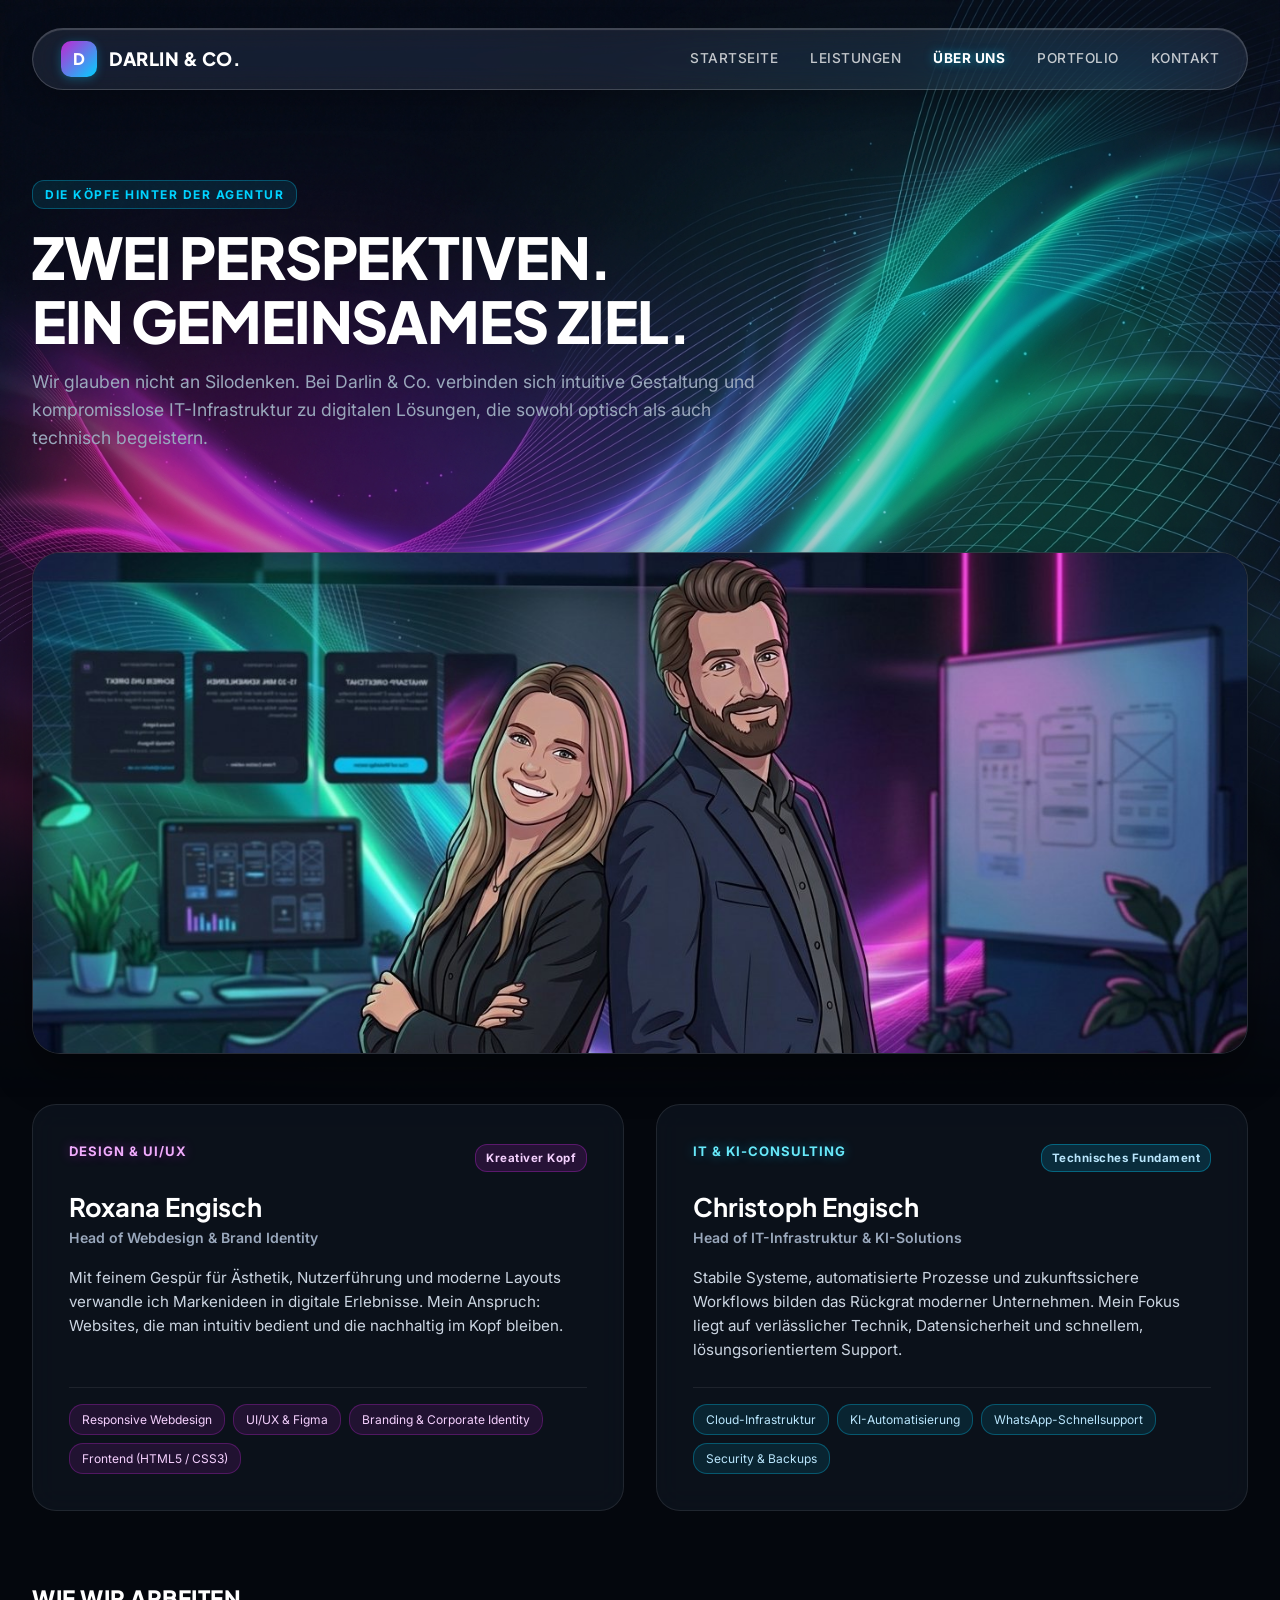
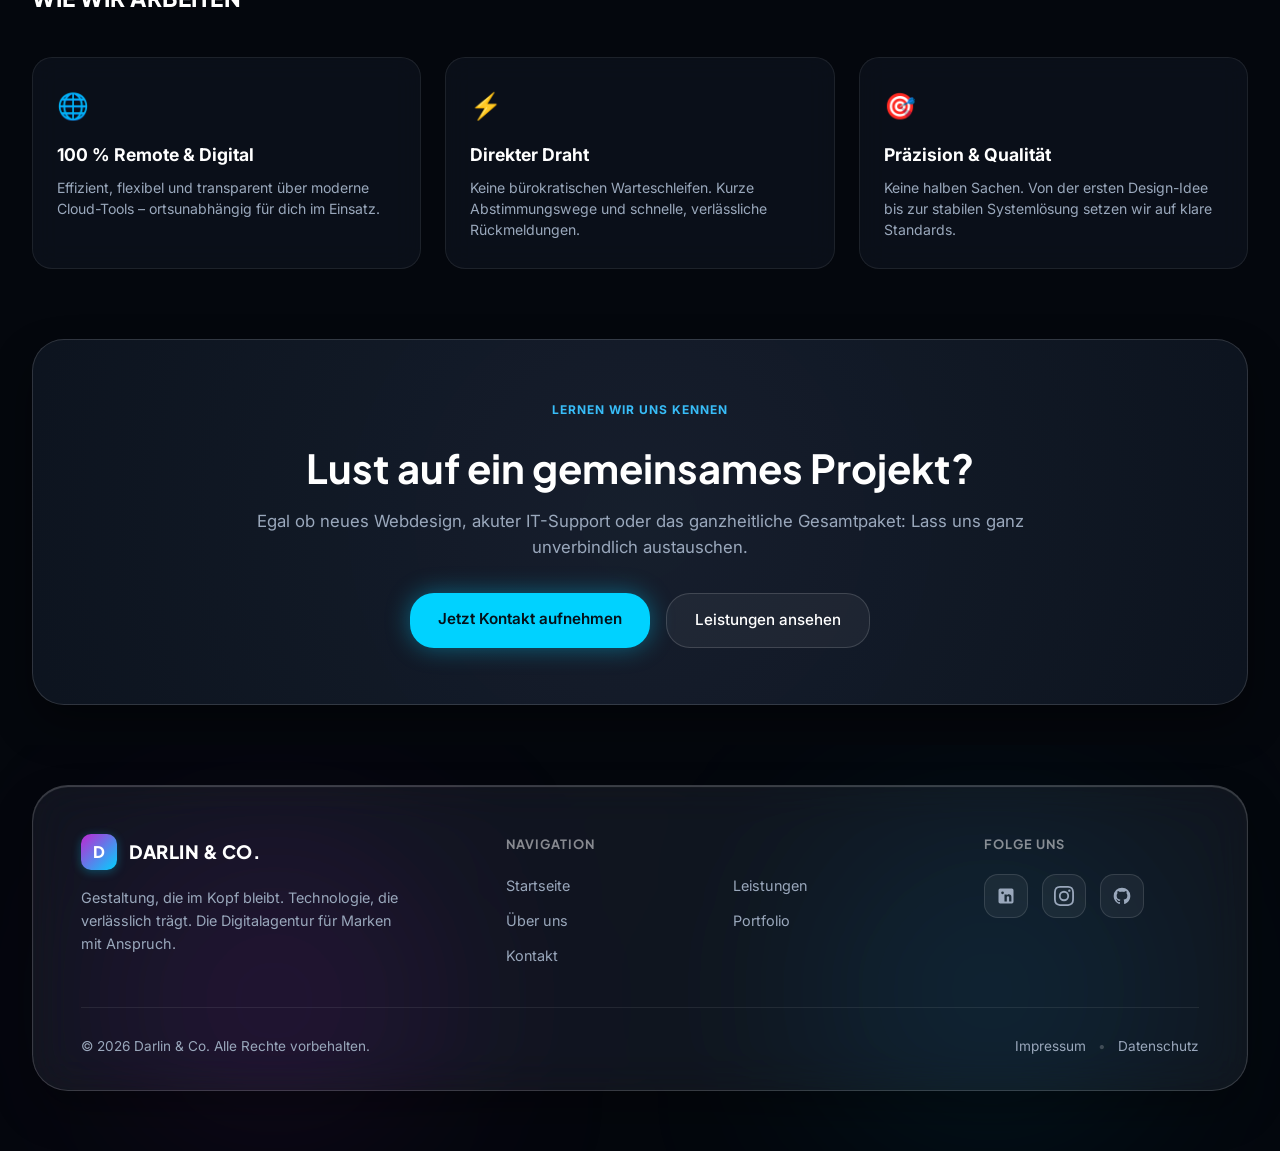
<file: ueber-uns.html>
<!DOCTYPE html>
<html lang="de">
<head>
  <meta charset="UTF-8">
  <meta name="viewport" content="width=device-width, initial-scale=1.0">
  <title>Über uns – Darlin &amp; Co.</title>

  <!-- Google Fonts -->
  <link rel="preconnect" href="https://fonts.googleapis.com">
  <link rel="preconnect" href="https://fonts.gstatic.com" crossorigin>
  <link href="https://fonts.googleapis.com/css2?family=Inter:wght@400;500;600&family=Plus+Jakarta+Sans:wght@700;800&display=swap" rel="stylesheet">

  <link rel="stylesheet" href="style.css">
  <script src="script.js" defer></script>
</head>
<body class="subpage-body">

  <!-- ==========================================================================
       HERO-BEREICH (Unterseite)
       ========================================================================== -->
  <header class="subpage-hero">
    <div class="content-wrapper">

      <!-- Navigation -->
      <nav class="navbar">
        <a href="index.html" class="brand-container">
          <div class="logo-mark">D</div>
          <span class="logo-text">DARLIN &amp; CO.</span>
        </a>

        <!-- Mobile Page-Slider -->
        <div class="mobile-page-nav">
          <a href="leistungen.html" class="page-nav-arrow" aria-label="Zu Leistungen">&lt;</a>
          <span class="page-nav-current">Über uns</span>
          <a href="portfolio.html" class="page-nav-arrow" aria-label="Zu Portfolio">&gt;</a>
        </div>

        <!-- Hauptmenü Links + Mail-Button -->
        <div class="nav-links" id="navLinks">
          <a href="index.html">STARTSEITE</a>
          <a href="leistungen.html">LEISTUNGEN</a>
          <a href="ueber-uns.html" class="nav-link-active">ÜBER UNS</a>
          <a href="portfolio.html">PORTFOLIO</a>
          <a href="kontakt.html">KONTAKT</a>
        </div>

        <!-- Burger Icon -->
        <button class="burger-menu" id="burgerToggle" aria-label="Menü öffnen">
          <span class="burger-bar"></span>
          <span class="burger-bar"></span>
          <span class="burger-bar"></span>
        </button>
      </nav>

      <!-- Subpage Intro Header -->
      <div class="subpage-intro">
        <span class="subpage-badge">DIE KÖPFE HINTER DER AGENTUR</span>
        <h1 class="subpage-title">ZWEI PERSPEKTIVEN.<br>EIN GEMEINSAMES ZIEL.</h1>
        <p class="subpage-subtitle">
          Wir glauben nicht an Silodenken. Bei Darlin &amp; Co. verbinden sich intuitive Gestaltung und kompromisslose IT-Infrastruktur zu digitalen Lösungen, die sowohl optisch als auch technisch begeistern.
        </p>
      </div>

    </div>
  </header>

  <!-- ==========================================================================
       HAUPTINHALT: TEAM & PHILOSOPHIE
       ========================================================================== -->
  <main class="main-content subpage-content">
    <div class="content-wrapper">

      <!-- ==================== TEAM BANNER ==================== -->
      <section class="team-banner-card">
        <img src="team-banner.jpg" alt="Team Darlin &amp; Co. – Roxana und Christoph Engisch" class="team-banner-img">
      </section>

      <!-- ==================== TEAM KARTEN (Links: Roxana, Rechts: Christoph) ==================== -->
      <section class="team-grid">
        
        <!-- Karte 1: Roxana Engisch (Links) -->
        <article class="service-card team-card team-card-design">
          <div class="team-card-top">
            <span class="card-tag tag-magenta">Design &amp; UI/UX</span>
            <div class="team-badge-pill pill-magenta">Kreativer Kopf</div>
          </div>
          <h3>Roxana Engisch</h3>
          <span class="team-role">Head of Webdesign &amp; Brand Identity</span>
          <p>
            Mit feinem Gespür für Ästhetik, Nutzerführung und moderne Layouts verwandle ich Markenideen in digitale Erlebnisse. Mein Anspruch: Websites, die man intuitiv bedient und die nachhaltig im Kopf bleiben.
          </p>
          <div class="team-competencies">
            <span>Responsive Webdesign</span>
            <span>UI/UX &amp; Figma</span>
            <span>Branding &amp; Corporate Identity</span>
            <span>Frontend (HTML5 / CSS3)</span>
          </div>
        </article>

        <!-- Karte 2: Christoph Engisch (Rechts) -->
        <article class="service-card team-card team-card-tech">
          <div class="team-card-top">
            <span class="card-tag tag-cyan">IT &amp; KI-Consulting</span>
            <div class="team-badge-pill pill-cyan">Technisches Fundament</div>
          </div>
          <h3>Christoph Engisch</h3>
          <span class="team-role">Head of IT-Infrastruktur &amp; KI-Solutions</span>
          <p>
            Stabile Systeme, automatisierte Prozesse und zukunftssichere Workflows bilden das Rückgrat moderner Unternehmen. Mein Fokus liegt auf verlässlicher Technik, Datensicherheit und schnellem, lösungsorientiertem Support.
          </p>
          <div class="team-competencies team-competencies-tech">
            <span>Cloud-Infrastruktur</span>
            <span>KI-Automatisierung</span>
            <span>WhatsApp-Schnellsupport</span>
            <span>Security &amp; Backups</span>
          </div>
        </article>

      </section>

      <!-- ==================== UNSERE ARBEITSWEISE ==================== -->
      <section class="values-section">
        <h2 class="section-title">WIE WIR ARBEITEN</h2>

        <div class="values-grid">
          <div class="value-item">
            <div class="value-icon">🌐</div>
            <h4>100 % Remote &amp; Digital</h4>
            <p>Effizient, flexibel und transparent über moderne Cloud-Tools – ortsunabhängig für dich im Einsatz.</p>
          </div>

          <div class="value-item">
            <div class="value-icon">⚡</div>
            <h4>Direkter Draht</h4>
            <p>Keine bürokratischen Warteschleifen. Kurze Abstimmungswege und schnelle, verlässliche Rückmeldungen.</p>
          </div>

          <div class="value-item">
            <div class="value-icon">🎯</div>
            <h4>Präzision &amp; Qualität</h4>
            <p>Keine halben Sachen. Von der ersten Design-Idee bis zur stabilen Systemlösung setzen wir auf klare Standards.</p>
          </div>
        </div>
      </section>

      <!-- ==================== CALL TO ACTION ==================== -->
      <section class="synergy-highlight-box">
        <div class="synergy-content">
          <span class="remote-badge">LERNEN WIR UNS KENNEN</span>
          <h2>Lust auf ein gemeinsames Projekt?</h2>
          <p>
            Egal ob neues Webdesign, akuter IT-Support oder das ganzheitliche Gesamtpaket: Lass uns ganz unverbindlich austauschen.
          </p>
          <div class="synergy-actions">
            <a href="kontakt.html" class="btn-cyan">Jetzt Kontakt aufnehmen</a>
            <a href="leistungen.html" class="btn-outline">Leistungen ansehen</a>
          </div>
        </div>
      </section>

    </div>
  </main>

  <!-- ==========================================================================
       FOOTER (Milchglas-Design)
       ========================================================================== -->
  <footer class="footer-section">
    <div class="footer-glow glow-pink" aria-hidden="true"></div>
    <div class="footer-glow glow-cyan" aria-hidden="true"></div>

    <div class="content-wrapper">
      <div class="footer-glass-card">
        
        <div class="footer-main-row">
          <div class="footer-brand">
            <a href="index.html" class="brand-container">
              <div class="logo-mark">D</div>
              <span class="logo-text">DARLIN &amp; CO.</span>
            </a>
            <p class="footer-tagline">
              Gestaltung, die im Kopf bleibt. Technologie, die verlässlich trägt. Die Digitalagentur für Marken mit Anspruch.
            </p>
          </div>

          <div class="footer-nav">
            <span class="footer-heading">NAVIGATION</span>
            <div class="footer-links-grid">
              <a href="index.html">Startseite</a>
              <a href="leistungen.html">Leistungen</a>
              <a href="ueber-uns.html">Über uns</a>
              <a href="portfolio.html">Portfolio</a>
              <a href="kontakt.html">Kontakt</a>
            </div>
          </div>

          <div class="footer-social">
            <span class="footer-heading">FOLGE UNS</span>
            <div class="social-icons">
              <a href="#" class="social-btn" aria-label="LinkedIn">
                <svg viewBox="0 0 24 24" fill="currentColor"><path d="M19 3a2 2 0 0 1 2 2v14a2 2 0 0 1-2 2H5a2 2 0 0 1-2-2V5a2 2 0 0 1 2-2h14m-.5 15.5v-5.3a3.26 3.26 0 0 0-3.26-3.26c-.85 0-1.84.52-2.28 1.3v-1.11h-2.79v8.37h2.79v-4.93c0-.77.62-1.4 1.39-1.4a1.4 1.4 0 0 1 1.4 1.4v4.93h2.75M6.46 10.9h2.79v8.37H6.46v-8.37M7.86 6.55a1.62 1.62 0 1 0 0 3.24 1.62 1.62 0 0 0 0-3.24Z"/></svg>
              </a>
              <a href="#" class="social-btn" aria-label="Instagram">
                <svg viewBox="0 0 24 24" fill="currentColor"><path d="M12 2.163c3.204 0 3.584.012 4.85.07 3.252.148 4.771 1.691 4.919 4.919.058 1.265.069 1.645.069 4.849 0 3.205-.012 3.584-.069 4.849-.149 3.225-1.664 4.771-4.919 4.919-1.266.058-1.644.07-4.85.07-3.204 0-3.584-.012-4.849-.07-3.26-.149-4.771-1.699-4.919-4.92-.058-1.265-.07-1.644-.07-4.849 0-3.204.013-3.583.07-4.849.149-3.227 1.664-4.771 4.919-4.919 1.266-.057 1.645-.069 4.849-.069zm0-2.163c-3.259 0-3.667.014-4.947.072-4.358.2-6.78 2.618-6.98 6.98-.059 1.281-.073 1.689-.073 4.948 0 3.259.014 3.668.072 4.948.2 4.358 2.618 6.78 6.98 6.98 1.281.058 1.689.072 4.948.072 3.259 0 3.668-.014 4.948-.072 4.354-.2 6.782-2.618 6.979-6.98.059-1.28.073-1.689.073-4.948 0-3.259-.014-3.667-.072-4.947-.196-4.354-2.617-6.78-6.979-6.98-1.281-.059-1.69-.073-4.949-.073zm0 5.838a6.162 6.162 0 1 0 0 12.324 6.162 6.162 0 0 0 0-12.324zm0 10.162a4 4 0 1 1 0-8 4 4 0 0 1 0 8zm6.406-11.845a1.44 1.44 0 1 0 0 2.881 1.44 1.44 0 0 0 0-2.881z"/></svg>
              </a>
              <a href="#" class="social-btn" aria-label="GitHub">
                <svg viewBox="0 0 24 24" fill="currentColor"><path d="M12 2A10 10 0 0 0 2 12c0 4.42 2.87 8.17 6.84 9.5.5.08.66-.23.66-.5v-1.69c-2.77.6-3.36-1.34-3.36-1.34-.46-1.16-1.11-1.47-1.11-1.47-.91-.62.07-.6.07-.6 1 .07 1.53 1.03 1.53 1.03.87 1.52 2.34 1.07 2.91.83.1-.65.35-1.09.63-1.34-2.22-.25-4.55-1.11-4.55-4.92 0-1.11.38-2 1.03-2.71-.1-.25-.45-1.29.1-2.64 0 0 .84-.27 2.75 1.02.79-.22 1.65-.33 2.5-.33.85 0 1.71.11 2.5.33 1.91-1.29 2.75-1.02 2.75-1.02.55 1.35.2 2.39.1 2.64.65.71 1.03 1.6 1.03 2.71 0 3.82-2.34 4.66-4.57 4.91.36.31.69.92.69 1.85V21c0 .27.16.59.67.5C19.14 20.16 22 16.42 22 12A10 10 0 0 0 12 2Z"/></svg>
              </a>
            </div>
          </div>
        </div>

        <div class="footer-bottom-row">
          <span>&copy; 2026 Darlin &amp; Co. Alle Rechte vorbehalten.</span>
          <div class="legal-links">
            <a href="impressum.html">Impressum</a>
            <span class="sep">&bull;</span>
            <a href="datenschutz.html">Datenschutz</a>
          </div>
        </div>

      </div>
    </div>
  </footer>

</body>
</html>
</file>
<file: style.css>
/* ==========================================================================
   1. Reset & Globale Stile
   ========================================================================== */
*, *::before, *::after {
  box-sizing: border-box;
  margin: 0;
  padding: 0;
}

:root {
  --font-heading: 'Plus Jakarta Sans', sans-serif;
  --font-body: 'Inter', sans-serif;

  --bg-dark: #04070d;
  --text-main: #ffffff;
  --text-muted: #9aa8bc;

  --accent-cyan: #00d2ff;
  --accent-blue: #0072ff;
  --accent-magenta: #c026d3;

  /* Desktop Standard-Hintergrund */
  --bg-image: url('hintergrund.jpeg');
}

html {
  scroll-behavior: smooth;
  background-color: var(--bg-dark);
}

body {
  font-family: var(--font-body);
  background-color: var(--bg-dark);
  background-image: var(--bg-image);
  background-position: top center;
  background-repeat: no-repeat;
  background-size: 100% auto;
  color: var(--text-main);
  line-height: 1.6;
  overflow-x: hidden;
}

.content-wrapper {
  max-width: 1360px;
  width: 100%;
  margin: 0 auto;
  padding: 0 32px;
}

/* ==========================================================================
   2. Hero-Bereich & Navigation
   ========================================================================== */
.hero-section {
  position: relative;
  min-height: 100vh;
  display: flex;
  flex-direction: column;
  justify-content: flex-start;
  padding-top: 28px;
  padding-bottom: 60px;
  background: transparent;
}

/* Transluzente Milchglas-Navigation */
.navbar {
  position: relative;
  z-index: 50;
  width: 100%;
  display: flex;
  align-items: center;
  justify-content: space-between;
  gap: 20px;
  padding: 12px 28px;
  background: rgba(255, 255, 255, 0.08);
  backdrop-filter: blur(20px) saturate(180%);
  -webkit-backdrop-filter: blur(20px) saturate(180%);
  border: 1px solid rgba(255, 255, 255, 0.18);
  border-radius: 40px;
  box-shadow: 0 10px 30px rgba(0, 0, 0, 0.25), 
              inset 0 1px 1px rgba(255, 255, 255, 0.2);
  margin-bottom: 90px;
}

.brand-container {
  display: flex;
  align-items: center;
  gap: 12px;
  text-decoration: none;
  color: var(--text-main);
  flex-shrink: 0;
}

.logo-mark {
  width: 36px;
  height: 36px;
  border-radius: 10px;
  background: linear-gradient(135deg, var(--accent-magenta), var(--accent-cyan));
  display: flex;
  align-items: center;
  justify-content: center;
  font-family: var(--font-heading);
  font-weight: 800;
  font-size: 1rem;
  color: #fff;
  box-shadow: 0 2px 10px rgba(0, 210, 255, 0.3);
}

.logo-text {
  font-family: var(--font-heading);
  font-weight: 800;
  font-size: 1.15rem;
  letter-spacing: 0.5px;
}

/* Mobile Slide-Leiste (auf Desktop ausgeblendet) */
.mobile-page-nav {
  display: none;
}

.nav-links {
  display: flex;
  align-items: center;
  gap: 32px;
  margin-left: auto;
  margin-right: 0;
}

.nav-links a {
  text-decoration: none;
  color: rgba(255, 255, 255, 0.75);
  font-size: 0.85rem;
  font-weight: 500;
  letter-spacing: 0.5px;
  white-space: nowrap;
  transition: all 0.25s ease;
}

.nav-links a:hover {
  color: #ffffff;
  text-shadow: 0 0 12px rgba(255, 255, 255, 0.5);
}

/* Eleganter Mail-Icon-Button am Ende der Navbar */
.nav-mail-btn {
  display: flex;
  align-items: center;
  justify-content: center;
  width: 36px;
  height: 36px;
  border-radius: 50%;
  background: rgba(255, 255, 255, 0.08);
  border: 1px solid rgba(255, 255, 255, 0.16);
  color: var(--accent-cyan);
  transition: all 0.25s ease;
  margin-left: 10px;
}

.nav-mail-btn svg {
  width: 17px;
  height: 17px;
  stroke: currentColor;
}

.nav-mail-btn:hover {
  background: rgba(0, 210, 255, 0.18);
  border-color: var(--accent-cyan);
  color: #ffffff;
  box-shadow: 0 0 16px rgba(0, 210, 255, 0.45);
  transform: translateY(-1px) scale(1.05);
}

/* Burger Button für Mobile (auf Desktop ausgeblendet) */
.burger-menu {
  display: none;
  flex-direction: column;
  justify-content: space-between;
  width: 38px;
  height: 38px;
  padding: 10px 8px;
  background: rgba(255, 255, 255, 0.08);
  border: 1px solid rgba(255, 255, 255, 0.16);
  border-radius: 12px;
  cursor: pointer;
  transition: all 0.3s ease;
}

.burger-bar {
  width: 100%;
  height: 2px;
  background-color: #fff;
  border-radius: 2px;
  transition: all 0.3s ease;
}

.burger-menu.is-active .burger-bar:nth-child(1) {
  transform: translateY(6px) rotate(45deg);
}

.burger-menu.is-active .burger-bar:nth-child(2) {
  opacity: 0;
}

.burger-menu.is-active .burger-bar:nth-child(3) {
  transform: translateY(-6px) rotate(-45deg);
}

/* ==========================================================================
   3. Hero Content
   ========================================================================== */
.hero-content {
  position: relative;
  z-index: 10;
  margin: 0;
  padding: 20px 0 60px 0;
  max-width: 780px;
  text-align: left;
  align-self: flex-start;
}

.hero-title {
  font-family: var(--font-heading);
  font-size: clamp(2.4rem, 5.2vw, 4.2rem);
  line-height: 1.08;
  font-weight: 800;
  letter-spacing: -0.02em;
  margin-bottom: 24px;
  text-align: left;
}

.hero-subtitle {
  font-size: 1.15rem;
  line-height: 1.6;
  color: var(--text-muted);
  margin-bottom: 36px;
  max-width: 620px;
  text-align: left;
}

.hero-cta-group {
  display: flex;
  gap: 16px;
  flex-wrap: wrap;
  justify-content: flex-start;
}

.btn-cyan {
  text-decoration: none;
  background: var(--accent-cyan);
  color: #041019;
  font-size: 0.95rem;
  font-weight: 600;
  padding: 14px 28px;
  border-radius: 24px;
  box-shadow: 0 0 24px rgba(0, 210, 255, 0.4);
  transition: all 0.25s ease;
}

.btn-cyan:hover {
  background: #3ee0ff;
  box-shadow: 0 0 32px rgba(0, 210, 255, 0.65);
  transform: translateY(-2px);
}

.btn-outline {
  text-decoration: none;
  background: rgba(255, 255, 255, 0.05);
  color: var(--text-main);
  font-size: 0.95rem;
  font-weight: 500;
  padding: 14px 28px;
  border-radius: 24px;
  border: 1px solid rgba(255, 255, 255, 0.15);
  transition: all 0.25s ease;
}

.btn-outline:hover {
  background: rgba(255, 255, 255, 0.1);
  border-color: rgba(255, 255, 255, 0.3);
}

/* ==========================================================================
   4. Inhalts-Bereich (Transparent, kein Kanten-Cut)
   ========================================================================== */
.main-content {
  position: relative;
  z-index: 5;
  padding-top: 40px;
  padding-bottom: 40px;
  background: transparent !important;
}

.main-content::before {
  display: none !important;
  content: none !important;
}

.main-content .content-wrapper {
  position: relative;
  z-index: 2;
}

.section {
  padding: 60px 0;
}

.section-title {
  font-family: var(--font-heading);
  font-size: 1.4rem;
  font-weight: 800;
  letter-spacing: 0.5px;
  margin-bottom: 40px;
  text-align: left;
}

/* Desktop Grid */
.cards-grid {
  position: relative;
  display: grid;
  grid-template-columns: 1fr 1fr;
  gap: 36px;
  align-items: stretch;
}

.service-card {
  position: relative;
  border-radius: 24px;
  padding: 36px;
  background: rgba(15, 22, 34, 0.7);
  backdrop-filter: blur(14px);
  -webkit-backdrop-filter: blur(14px);
  border: 1px solid rgba(255, 255, 255, 0.09);
  transition: transform 0.3s ease, border-color 0.3s ease;
}

.service-card:hover {
  transform: translateY(-4px);
}

.card-design:hover {
  border-color: rgba(192, 38, 211, 0.55);
}

.card-tech:hover {
  border-color: rgba(0, 210, 255, 0.55);
}

.card-tag {
  display: inline-block;
  font-size: 0.75rem;
  text-transform: uppercase;
  letter-spacing: 1px;
  color: var(--text-muted);
  margin-bottom: 12px;
}

.service-card h3 {
  font-family: var(--font-heading);
  font-size: 1.5rem;
  line-height: 1.2;
  margin-bottom: 14px;
}

.service-card p {
  color: var(--text-muted);
  font-size: 0.95rem;
  margin-bottom: 20px;
}

.service-list {
  list-style: none;
  margin-bottom: 24px;
}

.service-list li {
  font-size: 0.9rem;
  color: #c4d1e2;
  margin-bottom: 8px;
  position: relative;
  padding-left: 18px;
}

.service-list li::before {
  content: '•';
  position: absolute;
  left: 0;
  color: var(--accent-cyan);
}

.card-design .service-list li::before {
  color: var(--accent-magenta);
}

.card-link {
  color: var(--accent-cyan);
  text-decoration: none;
  font-size: 0.9rem;
  font-weight: 600;
  display: inline-block;
}

.card-design .card-link {
  color: #e879f9;
}

.synergy-badge {
  position: absolute;
  left: 50%;
  top: 50%;
  transform: translate(-50%, -50%);
  width: 48px;
  height: 48px;
  background: var(--bg-dark);
  border: 1px solid rgba(0, 210, 255, 0.4);
  color: var(--accent-cyan);
  border-radius: 50%;
  display: flex;
  align-items: center;
  justify-content: center;
  font-size: 1.6rem;
  font-weight: 300;
  box-shadow: 0 0 20px rgba(0, 210, 255, 0.3);
  z-index: 5;
}

.mobile-comparison-card {
  display: none;
}

/* Portfolio Vorschau */
.portfolio-grid {
  display: grid;
  grid-template-columns: 1fr 1fr;
  gap: 24px;
}

.portfolio-card {
  background: rgba(15, 22, 34, 0.55);
  border: 1px solid rgba(255, 255, 255, 0.08);
  border-radius: 20px;
  padding: 24px;
  transition: transform 0.25s ease;
}

.portfolio-card:hover {
  transform: translateY(-3px);
}

.preview-box {
  width: 100%;
  height: 180px;
  background: rgba(255, 255, 255, 0.03);
  border-radius: 12px;
  margin-bottom: 16px;
  border: 1px dashed rgba(255, 255, 255, 0.1);
}

.portfolio-card h4 {
  font-family: var(--font-heading);
  margin-bottom: 6px;
}

.portfolio-card p {
  font-size: 0.85rem;
  color: var(--text-muted);
}

/* CTA Banner vor dem Footer */
.cta-banner {
  text-align: center;
  padding: 80px 0 60px 0;
}

.cta-banner h3 {
  font-family: var(--font-heading);
  font-size: 2rem;
  margin-bottom: 12px;
}

.cta-banner p {
  color: var(--text-muted);
  margin-bottom: 32px;
}

/* ==========================================================================
   5. Footer (Milchglas-Design)
   ========================================================================== */
.footer-section {
  position: relative;
  padding: 40px 0 60px 0;
  overflow: hidden;
}

.footer-glow {
  position: absolute;
  border-radius: 50%;
  filter: blur(120px);
  pointer-events: none;
  z-index: 1;
}

.glow-pink {
  width: 420px;
  height: 300px;
  bottom: 0;
  left: 5%;
  background: radial-gradient(circle, rgba(192, 38, 211, 0.22) 0%, transparent 70%);
}

.glow-cyan {
  width: 450px;
  height: 320px;
  bottom: 0;
  right: 5%;
  background: radial-gradient(circle, rgba(0, 210, 255, 0.2) 0%, transparent 70%);
}

.footer-glass-card {
  position: relative;
  z-index: 10;
  background: rgba(255, 255, 255, 0.06);
  backdrop-filter: blur(20px) saturate(180%);
  -webkit-backdrop-filter: blur(20px) saturate(180%);
  border: 1px solid rgba(255, 255, 255, 0.16);
  border-radius: 36px;
  padding: 48px 48px 32px 48px;
  box-shadow: 0 20px 40px rgba(0, 0, 0, 0.3),
              inset 0 1px 1px rgba(255, 255, 255, 0.2);
}

.footer-main-row {
  display: grid;
  grid-template-columns: 1.4fr 1.6fr 0.8fr;
  gap: 48px;
  padding-bottom: 40px;
  border-bottom: 1px solid rgba(255, 255, 255, 0.08);
}

.footer-brand .footer-tagline {
  margin-top: 16px;
  color: var(--text-muted);
  font-size: 0.9rem;
  line-height: 1.6;
  max-width: 320px;
}

.footer-heading {
  display: block;
  font-family: var(--font-heading);
  font-size: 0.8rem;
  font-weight: 700;
  letter-spacing: 1px;
  color: rgba(255, 255, 255, 0.5);
  margin-bottom: 20px;
}

.footer-links-grid {
  display: grid;
  grid-template-columns: 1fr 1fr;
  gap: 12px 24px;
}

.footer-links-grid a {
  text-decoration: none;
  color: var(--text-muted);
  font-size: 0.9rem;
  transition: all 0.25s ease;
}

.footer-links-grid a:hover {
  color: var(--accent-cyan);
  transform: translateX(3px);
  display: inline-block;
}

.social-icons {
  display: flex;
  gap: 14px;
}

.social-btn {
  width: 44px;
  height: 44px;
  border-radius: 14px;
  background: rgba(255, 255, 255, 0.05);
  border: 1px solid rgba(255, 255, 255, 0.12);
  display: flex;
  align-items: center;
  justify-content: center;
  color: var(--text-muted);
  transition: all 0.25s ease;
  text-decoration: none;
}

.social-btn svg {
  width: 20px;
  height: 20px;
}

.social-btn:hover {
  background: rgba(255, 255, 255, 0.12);
  color: #fff;
  border-color: rgba(0, 210, 255, 0.4);
  box-shadow: 0 0 16px rgba(0, 210, 255, 0.3);
  transform: translateY(-2px);
}

.footer-bottom-row {
  display: flex;
  justify-content: space-between;
  align-items: center;
  padding-top: 28px;
  font-size: 0.85rem;
  color: var(--text-muted);
}

.legal-links {
  display: flex;
  align-items: center;
  gap: 12px;
}

.legal-links a {
  text-decoration: none;
  color: var(--text-muted);
  transition: color 0.2s ease;
}

.legal-links a:hover {
  color: #fff;
}

.legal-links .sep {
  color: rgba(255, 255, 255, 0.2);
}

/* ==========================================================================
   6. RESPONSIVE ANPASSUNGEN
   ========================================================================== */

@media (max-width: 1080px) {
  .footer-main-row {
    grid-template-columns: 1fr 1fr;
    gap: 36px;
  }
}

/* --------------------------------------------------------------------------
   A. TABLETS ALLGEMEIN (601px bis 1180px)
   -------------------------------------------------------------------------- */
@media (min-width: 601px) and (max-width: 1180px) {
  
  body {
    background-image: url('hintergrund-tablet.jpeg') !important;
    background-size: 100% auto !important;
    background-position: top center !important;
    background-repeat: no-repeat !important;
    background-color: var(--bg-dark) !important;
  }

  .hero-section {
    background: transparent !important;
    min-height: auto;
    padding-top: 24px;
    padding-bottom: 40px;
    margin-bottom: 0;
  }

  .hero-section::after,
  .main-content::before {
    display: none !important;
    content: none !important;
  }

  .main-content {
    background: transparent !important;
    margin-top: 0 !important;
    padding-top: 10px;
  }

  .hero-content {
    position: relative;
    z-index: 2;
    max-width: 660px;
  }
}

/* --------------------------------------------------------------------------
   A1. SCHMALE TABLETS (601px bis 860px)
   -------------------------------------------------------------------------- */
@media (min-width: 601px) and (max-width: 860px) {
  .navbar {
    display: flex !important;
    align-items: center !important;
    justify-content: space-between !important;
    padding: 10px 18px;
    margin-bottom: 50px;
    gap: 12px;
  }

  .brand-container {
    flex-shrink: 0;
  }

  .brand-container .logo-text {
    display: none !important;
  }

  .mobile-page-nav {
    display: flex !important;
    align-items: center;
    justify-content: center;
    gap: 8px;
    margin: 0 auto;
    background: rgba(255, 255, 255, 0.06);
    padding: 6px 16px;
    border-radius: 20px;
    border: 1px solid rgba(255, 255, 255, 0.12);
  }

  .page-nav-current {
    font-size: 0.85rem;
    font-weight: 700;
    color: #ffffff;
    letter-spacing: 0.5px;
    white-space: nowrap;
  }

  .page-nav-arrow {
    text-decoration: none;
    color: var(--accent-cyan);
    font-size: 1.1rem;
    font-weight: 700;
    line-height: 1;
    display: flex;
    align-items: center;
    justify-content: center;
    width: 20px;
    height: 20px;
  }

  .burger-menu {
    display: flex !important;
    flex-shrink: 0;
    margin-left: 0;
  }

  .nav-mail-btn {
    display: none !important;
  }

  .nav-links {
    position: absolute;
    top: calc(100% + 12px);
    left: 0;
    right: 0;
    margin: 0;
    background: rgba(10, 15, 24, 0.95);
    backdrop-filter: blur(24px) saturate(180%);
    -webkit-backdrop-filter: blur(24px) saturate(180%);
    border: 1px solid rgba(255, 255, 255, 0.15);
    border-radius: 24px;
    box-shadow: 0 16px 40px rgba(0, 0, 0, 0.5);
    padding: 24px;
    display: flex;
    flex-direction: column;
    align-items: flex-start;
    gap: 16px;
    opacity: 0;
    visibility: hidden;
    transform: translateY(-10px);
    transition: all 0.3s cubic-bezier(0.16, 1, 0.3, 1);
    pointer-events: none;
    z-index: 100;
  }

  .nav-links.nav-open {
    opacity: 1;
    visibility: visible;
    transform: translateY(0);
    pointer-events: auto;
  }

  .nav-links a {
    font-size: 0.95rem;
    width: 100%;
    padding: 6px 0;
  }
}

/* --------------------------------------------------------------------------
   A2. GROSSE TABLETS (861px bis 1180px)
   -------------------------------------------------------------------------- */
@media (min-width: 861px) and (max-width: 1180px) {
  .navbar {
    padding: 10px 22px;
    gap: 16px;
  }

  .burger-menu {
    display: none !important;
  }

  .mobile-page-nav {
    display: none !important;
  }

  .brand-container .logo-text {
    display: inline-block !important;
  }

  .nav-links {
    display: flex !important;
    position: static;
    opacity: 1;
    visibility: visible;
    transform: none;
    pointer-events: auto;
    background: transparent;
    padding: 0;
    border: none;
    box-shadow: none;
    margin-left: auto;
    margin-right: 0;
    gap: 20px;
  }

  .nav-links a {
    font-size: 0.8rem;
    letter-spacing: 0.3px;
  }

  .nav-mail-btn {
    display: flex !important;
  }
}

/* --------------------------------------------------------------------------
   B. SMARTPHONES (bis 600px)
   -------------------------------------------------------------------------- */
@media (max-width: 600px) {
  .content-wrapper {
    padding: 0 16px;
  }

  body {
    background-image: none !important;
    background-color: var(--bg-dark) !important;
  }

  .hero-section {
    position: relative;
    background-image: url('hintergrund-mobile.jpeg') !important;
    background-size: 100% auto !important;
    background-position: top center !important;
    background-repeat: no-repeat !important;
    padding-top: 20px;
    padding-bottom: 50px;
    margin-bottom: 0;
    min-height: auto;
  }

  .hero-section::after {
    content: '';
    position: absolute;
    bottom: 0;
    left: 0;
    right: 0;
    height: 140px;
    background: linear-gradient(to bottom, transparent 0%, var(--bg-dark) 100%);
    pointer-events: none;
    z-index: 1;
  }

  .navbar {
    padding: 8px 14px;
    margin-bottom: 30px;
    gap: 8px;
  }

  .brand-container .logo-text {
    display: none !important;
  }

  .nav-mail-btn {
    display: none !important;
  }

  .mobile-page-nav {
    display: flex;
    align-items: center;
    justify-content: center;
    gap: 8px;
    margin: 0 auto;
    background: rgba(255, 255, 255, 0.05);
    padding: 6px 14px;
    border-radius: 20px;
    border: 1px solid rgba(255, 255, 255, 0.1);
  }

  .page-nav-arrow {
    text-decoration: none;
    color: var(--accent-cyan);
    font-size: 1.1rem;
    font-weight: 700;
    line-height: 1;
    display: flex;
    align-items: center;
    justify-content: center;
    width: 20px;
    height: 20px;
  }

  .page-nav-current {
    font-size: 0.85rem;
    font-weight: 700;
    color: #ffffff;
    letter-spacing: 0.5px;
    white-space: nowrap;
  }

  .burger-menu {
    display: flex;
    flex-shrink: 0;
  }

  .nav-links {
    position: absolute;
    top: calc(100% + 12px);
    left: 0;
    right: 0;
    margin: 0;
    background: rgba(10, 15, 24, 0.95);
    backdrop-filter: blur(24px) saturate(180%);
    -webkit-backdrop-filter: blur(24px) saturate(180%);
    border: 1px solid rgba(255, 255, 255, 0.15);
    border-radius: 24px;
    box-shadow: 0 16px 40px rgba(0, 0, 0, 0.5);
    padding: 24px;
    display: flex;
    flex-direction: column;
    align-items: flex-start;
    gap: 16px;
    opacity: 0;
    visibility: hidden;
    transform: translateY(-10px);
    transition: all 0.3s cubic-bezier(0.16, 1, 0.3, 1);
    pointer-events: none;
  }

  .nav-links.nav-open {
    opacity: 1;
    visibility: visible;
    transform: translateY(0);
    pointer-events: auto;
  }

  .nav-links a {
    font-size: 1rem;
    width: 100%;
    padding: 6px 0;
  }

  .hero-content {
    position: relative;
    z-index: 2;
    padding: 10px 0 30px 0;
  }

  .hero-title {
    font-size: 2.1rem;
    line-height: 1.1;
    margin-bottom: 18px;
    text-shadow: 0 2px 14px rgba(4, 7, 13, 0.85);
  }

  .hero-subtitle {
    font-size: 0.95rem;
    line-height: 1.6;
    color: #e2e8f0;
    margin-bottom: 28px;
    padding: 0;
    margin-left: 0;
    background: none !important;
    backdrop-filter: none !important;
    -webkit-backdrop-filter: none !important;
    border-radius: 0;
    text-shadow: 0 2px 10px rgba(4, 7, 13, 0.95);
  }

  .hero-cta-group {
    flex-direction: column;
    width: 100%;
  }

  .btn-cyan,
  .btn-outline {
    width: 100%;
    text-align: center;
  }

  .desktop-cards-grid {
    display: none !important;
  }

  .mobile-comparison-card {
    display: flex;
    flex-direction: column;
    background: rgba(15, 22, 34, 0.85);
    backdrop-filter: blur(20px) saturate(180%);
    -webkit-backdrop-filter: blur(20px) saturate(180%);
    border: 1px solid rgba(255, 255, 255, 0.12);
    border-radius: 24px;
    padding: 20px 14px;
    box-shadow: 0 16px 36px rgba(0, 0, 0, 0.5),
                -15px 0 35px -10px rgba(192, 38, 211, 0.2),
                15px 0 35px -10px rgba(0, 210, 255, 0.2);
    margin-top: 10px;
  }

  .matrix-header {
    display: grid;
    grid-template-columns: 1fr 1px 1fr;
    gap: 10px;
    align-items: center;
    padding-bottom: 14px;
    border-bottom: 1px solid rgba(255, 255, 255, 0.08);
  }

  .matrix-divider-v {
    width: 1px;
    height: 100%;
    background: rgba(255, 255, 255, 0.12);
  }

  .matrix-col-title {
    text-align: center;
  }

  .matrix-badge {
    display: inline-block;
    font-size: 0.65rem;
    font-weight: 700;
    text-transform: uppercase;
    letter-spacing: 0.8px;
    padding: 3px 8px;
    border-radius: 12px;
    margin-bottom: 6px;
  }

  .badge-design {
    background: rgba(192, 38, 211, 0.2);
    color: #f0abfc;
    border: 1px solid rgba(192, 38, 211, 0.4);
  }

  .badge-tech {
    background: rgba(0, 210, 255, 0.18);
    color: #67e8f9;
    border: 1px solid rgba(0, 210, 255, 0.4);
  }

  .matrix-col-title h4 {
    font-family: var(--font-heading);
    font-size: 0.72rem;
    color: #ffffff;
    letter-spacing: 0.5px;
    line-height: 1.2;
  }

  .matrix-rows {
    display: flex;
    flex-direction: column;
    gap: 10px;
    padding: 14px 0;
  }

  .matrix-row {
    display: grid;
    grid-template-columns: 1fr 1fr;
    gap: 10px;
    align-items: flex-start;
    padding: 8px 6px;
    border-radius: 12px;
    background: rgba(255, 255, 255, 0.02);
  }

  .matrix-cell strong {
    display: block;
    font-size: 0.78rem;
    margin-bottom: 2px;
    line-height: 1.2;
  }

  .matrix-cell p {
    font-size: 0.7rem;
    color: var(--text-muted);
    line-height: 1.35;
    margin: 0;
  }

  .cell-design strong {
    color: #e879f9;
  }

  .cell-tech strong {
    color: #38bdf8;
  }

  .matrix-synergy-banner {
    text-align: center;
    padding: 8px 12px;
    margin: 4px 0 14px 0;
    border-radius: 12px;
    background: linear-gradient(90deg, rgba(192, 38, 211, 0.15), rgba(0, 210, 255, 0.15));
    border: 1px solid rgba(255, 255, 255, 0.1);
  }

  .matrix-synergy-banner span {
    font-size: 0.75rem;
    font-weight: 600;
    color: #ffffff;
    letter-spacing: 0.4px;
  }

  .matrix-actions {
    display: grid;
    grid-template-columns: 1fr 1fr;
    gap: 10px;
  }

  .btn-matrix-link {
    text-decoration: none;
    text-align: center;
    font-size: 0.72rem;
    font-weight: 700;
    padding: 10px 6px;
    border-radius: 14px;
    white-space: nowrap;
    transition: all 0.2s ease;
  }

  .link-design {
    background: rgba(192, 38, 211, 0.18);
    color: #f5d0fe;
    border: 1px solid rgba(192, 38, 211, 0.4);
  }

  .link-tech {
    background: rgba(0, 210, 255, 0.15);
    color: #bae6fd;
    border: 1px solid rgba(0, 210, 255, 0.4);
  }

  .portfolio-grid {
    grid-template-columns: 1fr;
  }

  .footer-glass-card {
    padding: 32px 18px;
  }

  .footer-main-row {
    grid-template-columns: 1fr;
    gap: 32px;
  }

  .footer-bottom-row {
    flex-direction: column-reverse;
    gap: 16px;
    align-items: flex-start;
  }
}

/* ==========================================================================
   7. UNTERSEITEN-STILE (kontakt, leistungen, ueber-uns, portfolio)
   ========================================================================== */

.nav-link-active {
  color: #ffffff !important;
  font-weight: 700 !important;
  text-shadow: 0 0 10px rgba(0, 210, 255, 0.6);
}

/* 1. Body selbst bleibt neutral dunkel */
body.subpage-body {
  background-image: none !important;
  background-color: var(--bg-dark) !important;
  position: relative;
  min-height: 100vh;
}

/* 2. Desktop (ab 1181px): Desktop-Hintergrundbild auf 80 % gedimmt */
body.subpage-body::before {
  content: '';
  position: absolute;
  top: 0;
  left: 0;
  right: 0;
  height: 1100px;
  max-height: 100%;
  background-image: var(--bg-image);
  background-position: top center;
  background-repeat: no-repeat;
  background-size: 100% auto;
  opacity: 0.8;
  -webkit-mask-image: linear-gradient(to bottom, rgba(0, 0, 0, 1) 50%, rgba(0, 0, 0, 0) 100%);
  mask-image: linear-gradient(to bottom, rgba(0, 0, 0, 1) 50%, rgba(0, 0, 0, 0) 100%);
  z-index: 0;
  pointer-events: none;
}

/* 3. Tablets allgemein (601px bis 1180px): Echtes Tablet-Bild mit 80 % Dimmung */
@media (min-width: 601px) and (max-width: 1180px) {
  body.subpage-body {
    background-image: none !important;
    background-color: var(--bg-dark) !important;
  }

  body.subpage-body::before {
    content: '' !important;
    position: absolute !important;
    top: 0 !important;
    left: 0 !important;
    right: 0 !important;
    height: 950px !important;
    background-image: url('hintergrund-tablet.jpeg') !important;
    background-position: top center !important;
    background-repeat: no-repeat !important;
    background-size: 100% auto !important;
    opacity: 0.8 !important; /* 80 % Dimmung */
    -webkit-mask-image: linear-gradient(to bottom, rgba(0, 0, 0, 1) 55%, rgba(0, 0, 0, 0) 100%) !important;
    mask-image: linear-gradient(to bottom, rgba(0, 0, 0, 1) 55%, rgba(0, 0, 0, 0) 100%) !important;
    z-index: 0 !important;
    pointer-events: none !important;
  }

/* Buchstabenumrandung auf Tablets */
  .subpage-subtitle {
    color: #ffffff !important;
    font-weight: 500 !important;
    -webkit-text-stroke: 0 !important;
    text-shadow: 0 2px 12px rgba(4, 7, 13, 0.9), 0 1px 3px rgba(4, 7, 13, 0.9) !important;
  }
}

/* 4. Smartphone (bis 600px): Echtes Mobile-Bild mit 80 % Dimmung */
@media (max-width: 600px) {
  body.subpage-body::before {
    content: '' !important;
    position: absolute !important;
    top: 0 !important;
    left: 0 !important;
    right: 0 !important;
    height: 750px !important;
    background-image: url('hintergrund-mobile.jpeg') !important;
    background-position: top center !important;
    background-repeat: no-repeat !important;
    background-size: 100% auto !important;
    opacity: 0.8 !important; /* 80 % Dimmung */
    -webkit-mask-image: linear-gradient(to bottom, rgba(0, 0, 0, 1) 50%, rgba(0, 0, 0, 0) 100%) !important;
    mask-image: linear-gradient(to bottom, rgba(0, 0, 0, 1) 50%, rgba(0, 0, 0, 0) 100%) !important;
    z-index: 0 !important;
    pointer-events: none !important;
  }

  /* Buchstabenumrandung auf Smartphones */
    .subpage-subtitle {
      color: #ffffff !important;
      font-weight: 500 !important;
      -webkit-text-stroke: 0 !important;
      text-shadow: 0 2px 12px rgba(4, 7, 13, 0.9), 0 1px 3px rgba(4, 7, 13, 0.9) !important;
  }
}

/* Keine dunkle Wolke/Pille hinter dem Text mehr */
.subpage-subtitle::before {
  display: none !important;
  content: none !important;
}

.subpage-hero,
.subpage-content,
.footer-section {
  position: relative;
  z-index: 1;
}

.subpage-hero {
  position: relative;
  padding-top: 28px;
  padding-bottom: 20px;
  background: transparent;
}

.subpage-intro {
  margin-bottom: 40px;
  max-width: 760px;
}

.subpage-badge {
  display: inline-block;
  font-size: 0.75rem;
  font-weight: 700;
  letter-spacing: 1.5px;
  color: var(--accent-cyan);
  background: rgba(0, 210, 255, 0.1);
  border: 1px solid rgba(0, 210, 255, 0.3);
  padding: 4px 12px;
  border-radius: 12px;
  margin-bottom: 16px;
}

.subpage-title {
  font-family: var(--font-heading);
  font-size: clamp(2.2rem, 4.5vw, 3.6rem);
  font-weight: 800;
  line-height: 1.1;
  letter-spacing: -0.02em;
  margin-bottom: 16px;
}

.subpage-subtitle {
  font-size: 1.1rem;
  line-height: 1.6;
  color: var(--text-muted);
}

/* 3-Spaltiges Kachel-Grid für Desktop */
.contact-grid {
  display: grid;
  grid-template-columns: repeat(2, 1fr);
  gap: 28px;
  margin-bottom: 60px;
  align-items: stretch;
}

.contact-card {
  display: flex;
  flex-direction: column;
}

.contact-card p {
  flex-grow: 1;
}

.contact-card-header {
  display: flex;
  align-items: center;
  justify-content: space-between;
  margin-bottom: 12px;
}

.contact-icon {
  width: 40px;
  height: 40px;
  border-radius: 12px;
  display: flex;
  align-items: center;
  justify-content: center;
  background: rgba(255, 255, 255, 0.05);
  border: 1px solid rgba(255, 255, 255, 0.1);
}

.icon-wa {
  color: #25d366;
  border-color: rgba(37, 211, 102, 0.3);
}

.icon-wa svg {
  width: 22px;
  height: 22px;
}

.icon-cal {
  color: var(--accent-cyan);
  border-color: rgba(0, 210, 255, 0.3);
}

.icon-cal svg {
  width: 20px;
  height: 20px;
}

.icon-mail {
  color: #e879f9;
  border-color: rgba(192, 38, 211, 0.3);
}

.icon-mail svg {
  width: 20px;
  height: 20px;
}

.btn-full {
  width: 100%;
  text-align: center;
  margin-top: 16px;
}

.contact-team {
  display: flex;
  flex-direction: column;
  gap: 12px;
  padding: 14px 0;
  margin-bottom: 12px;
  border-top: 1px solid rgba(255, 255, 255, 0.08);
  border-bottom: 1px solid rgba(255, 255, 255, 0.08);
}

.team-member strong {
  display: block;
  font-size: 0.95rem;
  color: #ffffff;
}

.team-member span {
  font-size: 0.8rem;
  color: var(--text-muted);
}

.mail-link {
  font-size: 1rem;
  font-weight: 700;
  padding-top: 6px;
}

.remote-banner {
  text-align: center;
  background: rgba(15, 22, 34, 0.6);
  backdrop-filter: blur(16px);
  -webkit-backdrop-filter: blur(16px);
  border: 1px solid rgba(255, 255, 255, 0.1);
  border-radius: 28px;
  padding: 40px 24px;
  margin-bottom: 40px;
}

.remote-badge {
  display: inline-block;
  font-size: 0.75rem;
  font-weight: 700;
  letter-spacing: 1px;
  color: #38bdf8;
  margin-bottom: 12px;
}

.remote-banner h3 {
  font-family: var(--font-heading);
  font-size: 1.6rem;
  margin-bottom: 10px;
}

.remote-banner p {
  color: var(--text-muted);
  max-width: 620px;
  margin: 0 auto;
  font-size: 0.95rem;
}

@media (max-width: 1024px) {
  .contact-grid {
    grid-template-columns: 1fr;
    gap: 20px;
  }
}

/* ==========================================================================
   8. DETAIL-VERGLEICHSTABELLE (leistungen.html)
   ========================================================================== */
.comparison-detailed-section {
  margin-bottom: 70px;
}

.comparison-table-wrapper {
  background: rgba(15, 22, 34, 0.75);
  backdrop-filter: blur(20px) saturate(180%);
  -webkit-backdrop-filter: blur(20px) saturate(180%);
  border: 1px solid rgba(255, 255, 255, 0.12);
  border-radius: 28px;
  overflow: hidden;
  box-shadow: 0 20px 40px rgba(0, 0, 0, 0.35);
}

/* Header Row: Bündig auf einer Höhe ohne "Kategorie" */
.comp-header-row {
  display: grid;
  grid-template-columns: 240px 1fr 1fr;
  padding: 32px 28px;
  background: rgba(255, 255, 255, 0.03);
  border-bottom: 1px solid rgba(255, 255, 255, 0.1);
  gap: 24px;
  align-items: start;
}

.comp-col-focus h3 {
  font-family: var(--font-heading);
  font-size: 1.35rem;
  color: #ffffff;
  margin-top: 0;
  margin-bottom: 4px;
}

.comp-col-design h3 {
  font-family: var(--font-heading);
  font-size: 1.35rem;
  color: #f5d0fe;
  margin-top: 0;
  margin-bottom: 4px;
}

.comp-col-tech h3 {
  font-family: var(--font-heading);
  font-size: 1.35rem;
  color: #bae6fd;
  margin-top: 0;
  margin-bottom: 4px;
}

.comp-col-design p,
.comp-col-tech p {
  font-size: 0.85rem;
  color: var(--text-muted);
  margin: 0;
}

/* Data Rows */
.comp-data-row {
  display: grid;
  grid-template-columns: 240px 1fr 1fr;
  padding: 26px 28px;
  gap: 24px;
  border-bottom: 1px solid rgba(255, 255, 255, 0.06);
  align-items: center;
  transition: background 0.2s ease;
}

.comp-data-row:last-child {
  border-bottom: none;
}

.comp-data-row:hover {
  background: rgba(255, 255, 255, 0.02);
}

.comp-topic strong {
  display: block;
  font-size: 0.95rem;
  color: #ffffff;
}

.comp-topic span {
  font-size: 0.75rem;
  color: var(--text-muted);
}

.comp-desc-design p,
.comp-desc-tech p {
  font-size: 0.9rem;
  color: var(--text-muted);
  line-height: 1.5;
  margin-top: 4px;
}

.comp-feature-list {
  list-style: none;
}

.comp-feature-list li {
  font-size: 0.88rem;
  color: #e2e8f0;
  margin-bottom: 8px;
  position: relative;
  padding-left: 18px;
}

.list-magenta li::before {
  content: '✓';
  position: absolute;
  left: 0;
  color: var(--accent-magenta);
  font-weight: 700;
}

.list-cyan li::before {
  content: '✓';
  position: absolute;
  left: 0;
  color: var(--accent-cyan);
  font-weight: 700;
}

.comp-tags {
  display: flex;
  flex-wrap: wrap;
  gap: 8px;
}

.comp-tags span {
  font-size: 0.75rem;
  background: rgba(192, 38, 211, 0.12);
  border: 1px solid rgba(192, 38, 211, 0.25);
  color: #f0abfc;
  padding: 4px 10px;
  border-radius: 12px;
}

.comp-tags-tech span {
  background: rgba(0, 210, 255, 0.1);
  border-color: rgba(0, 210, 255, 0.25);
  color: #7dd3fc;
}

.comp-highlight {
  display: inline-block;
  font-size: 0.9rem;
  font-weight: 600;
  padding: 8px 14px;
  border-radius: 12px;
}

.highlight-magenta {
  background: rgba(192, 38, 211, 0.12);
  color: #f5d0fe;
  border-left: 3px solid var(--accent-magenta);
}

.highlight-cyan {
  background: rgba(0, 210, 255, 0.1);
  color: #bae6fd;
  border-left: 3px solid var(--accent-cyan);
}

.synergy-highlight-box {
  position: relative;
  overflow: hidden;
  background: radial-gradient(circle at center, rgba(30, 41, 59, 0.7) 0%, rgba(15, 22, 34, 0.85) 100%);
  border: 1px solid rgba(255, 255, 255, 0.14);
  border-radius: 32px;
  padding: 56px 40px;
  text-align: center;
  box-shadow: 0 20px 40px rgba(0, 0, 0, 0.4);
}

.synergy-content {
  position: relative;
  z-index: 2;
  max-width: 780px;
  margin: 0 auto;
}

.synergy-content h2 {
  font-family: var(--font-heading);
  font-size: clamp(1.8rem, 3.5vw, 2.5rem);
  margin-top: 12px;
  margin-bottom: 16px;
  line-height: 1.2;
}

.synergy-content p {
  color: var(--text-muted);
  font-size: 1.05rem;
  line-height: 1.6;
  margin-bottom: 32px;
}

.synergy-actions {
  display: flex;
  justify-content: center;
  gap: 16px;
  flex-wrap: wrap;
}

@media (max-width: 900px) {
  .comp-header-row,
  .comp-data-row {
    grid-template-columns: 1fr;
    gap: 16px;
  }

  .comp-col-focus,
  .comp-topic {
    border-bottom: 1px solid rgba(255, 255, 255, 0.08);
    padding-bottom: 10px;
  } 
}

.comp-action-row {
  padding-top: 30px;
  padding-bottom: 32px;
  background: rgba(255, 255, 255, 0.02);
  border-top: 1px solid rgba(255, 255, 255, 0.08);
}

.btn-comp-action {
  display: block;
  text-align: center;
  text-decoration: none;
  font-size: 0.92rem;
  font-weight: 700;
  padding: 13px 22px;
  border-radius: 20px;
  transition: all 0.25s ease;
  width: 100%;
}

.btn-comp-magenta {
  background: rgba(192, 38, 211, 0.16);
  color: #f5d0fe;
  border: 1px solid rgba(192, 38, 211, 0.45);
}

.btn-comp-magenta:hover {
  background: var(--accent-magenta);
  color: #ffffff;
  box-shadow: 0 0 24px rgba(192, 38, 211, 0.55);
  transform: translateY(-2px);
}

.btn-comp-cyan {
  background: rgba(0, 210, 255, 0.14);
  color: #bae6fd;
  border: 1px solid rgba(0, 210, 255, 0.45);
}

.btn-comp-cyan:hover {
  background: var(--accent-cyan);
  color: #041019;
  box-shadow: 0 0 24px rgba(0, 210, 255, 0.55);
  transform: translateY(-2px);
}

/* ==========================================================================
   Über uns: Team-Banner, Team-Grid & Werte
   ========================================================================== */
.team-banner-card {
  margin-bottom: 50px;
  border-radius: 28px;
  overflow: hidden;
  background: rgba(15, 22, 34, 0.7);
  backdrop-filter: blur(16px);
  -webkit-backdrop-filter: blur(16px);
  border: 1px solid rgba(255, 255, 255, 0.12);
  box-shadow: 0 20px 40px rgba(0, 0, 0, 0.4);
}

.team-banner-img {
  width: 100%;
  height: auto;
  display: block;
  object-fit: cover;
  max-height: 500px;
  object-position: 50% 15%;
}

/* Über uns: Team-Karten Tags ohne Kasten & Umrandung */
.team-card .card-tag {
  border: none !important;
  background: transparent !important;
  padding: 0 !important;
  font-size: 0.82rem;
  font-weight: 700;
  letter-spacing: 1px;
}

.team-card-design .card-tag {
  color: #f0abfc !important;
  text-shadow: 0 0 12px rgba(192, 38, 211, 0.45);
}

.team-card-tech .card-tag {
  color: #67e8f9 !important;
  text-shadow: 0 0 12px rgba(0, 210, 255, 0.45);
}

.team-grid {
  display: grid;
  grid-template-columns: 1fr 1fr;
  gap: 32px;
  margin-bottom: 70px;
}

.team-card {
  display: flex;
  flex-direction: column;
}

.team-card-top {
  display: flex;
  justify-content: space-between;
  align-items: center;
  margin-bottom: 18px;
}

.team-badge-pill {
  font-size: 0.72rem;
  font-weight: 700;
  letter-spacing: 0.5px;
  padding: 4px 10px;
  border-radius: 12px;
}

.pill-magenta {
  background: rgba(192, 38, 211, 0.15);
  border: 1px solid rgba(192, 38, 211, 0.35);
  color: #f5d0fe;
}

.pill-cyan {
  background: rgba(0, 210, 255, 0.15);
  border: 1px solid rgba(0, 210, 255, 0.35);
  color: #bae6fd;
}

.team-card h3 {
  font-size: 1.6rem;
  margin-bottom: 4px;
}

.team-role {
  font-size: 0.88rem;
  font-weight: 600;
  color: var(--text-muted);
  display: block;
  margin-bottom: 16px;
}

.team-card p {
  color: #cbd5e1;
  font-size: 0.95rem;
  line-height: 1.6;
  margin-bottom: 24px;
  flex-grow: 1;
}

.team-competencies {
  display: flex;
  flex-wrap: wrap;
  gap: 8px;
  padding-top: 16px;
  border-top: 1px solid rgba(255, 255, 255, 0.08);
}

.team-competencies span {
  font-size: 0.75rem;
  padding: 5px 12px;
  border-radius: 14px;
  background: rgba(192, 38, 211, 0.12);
  border: 1px solid rgba(192, 38, 211, 0.3);
  color: #f5d0fe;
}

.team-competencies-tech span {
  background: rgba(0, 210, 255, 0.1);
  border-color: rgba(0, 210, 255, 0.3);
  color: #bae6fd;
}

.values-section {
  margin-bottom: 70px;
}

.values-grid {
  display: grid;
  grid-template-columns: repeat(3, 1fr);
  gap: 24px;
}

.value-item {
  background: rgba(15, 22, 34, 0.6);
  backdrop-filter: blur(14px);
  -webkit-backdrop-filter: blur(14px);
  border: 1px solid rgba(255, 255, 255, 0.08);
  border-radius: 20px;
  padding: 28px 24px;
  text-align: left;
}

.value-icon {
  font-size: 1.6rem;
  margin-bottom: 14px;
}

.value-item h4 {
  font-size: 1.1rem;
  margin-bottom: 8px;
  color: #ffffff;
}

.value-item p {
  font-size: 0.88rem;
  color: var(--text-muted);
  line-height: 1.5;
  margin: 0;
}

@media (max-width: 900px) {
  .team-grid,
  .values-grid {
    grid-template-columns: 1fr;
    gap: 20px;
  }
}

/* ==========================================================================
   Portfolio: Featured Case Study & Grid (Freistehend ohne Kästen)
   ========================================================================== */

/* 1. Bereichs-Labels über den Kartentiteln frei stehend */
.project-info .card-tag,
.project-card .card-tag {
  border: none !important;
  background: transparent !important;
  padding: 0 !important;
  display: inline-block !important;
  width: auto !important;
  font-size: 0.8rem !important;
  font-weight: 700 !important;
  letter-spacing: 1.2px !important;
  margin-bottom: 8px !important;
}

/* 2. Tags unten frei stehend */
.project-card .portfolio-tags span {
  border: none !important;
  background: transparent !important;
  padding: 0 !important;
  border-radius: 0 !important;
  font-size: 0.82rem !important;
  font-weight: 600 !important;
  letter-spacing: 0.4px !important;
  display: inline-block !important;
}

.card-design .portfolio-tags span,
.tag-design-group span {
  color: #f0abfc !important;
  text-shadow: 0 0 10px rgba(192, 38, 211, 0.4);
}

.card-tech .portfolio-tags span,
.tag-tech-group span {
  color: #7dd3fc !important;
  text-shadow: 0 0 10px rgba(0, 210, 255, 0.4);
}

.portfolio-featured {
  margin-bottom: 60px;
}

.featured-card {
  display: grid;
  grid-template-columns: 1.1fr 1fr;
  background: rgba(15, 22, 34, 0.75);
  backdrop-filter: blur(20px) saturate(180%);
  -webkit-backdrop-filter: blur(20px) saturate(180%);
  border: 1px solid rgba(255, 255, 255, 0.12);
  border-radius: 28px;
  overflow: hidden;
  box-shadow: 0 20px 40px rgba(0, 0, 0, 0.35);
  transition: transform 0.3s ease, border-color 0.3s ease;
}

.featured-card:hover {
  border-color: rgba(255, 255, 255, 0.22);
  transform: translateY(-3px);
}

.featured-media {
  min-height: 320px;
  display: flex;
}

.featured-details {
  padding: 40px;
  display: flex;
  flex-direction: column;
  justify-content: center;
}

.tag-synergy {
  background: transparent !important;
  border: none !important;
  padding: 0 !important;
  font-size: 0.8rem;
  font-weight: 700;
  letter-spacing: 1.2px;
  text-transform: uppercase;
  color: #f5d0fe !important;
  text-shadow: 0 0 12px rgba(192, 38, 211, 0.5);
  display: inline-block;
}

.client-label {
  font-size: 0.75rem;
  color: var(--text-muted);
  text-transform: uppercase;
  letter-spacing: 1px;
}

.details-top {
  display: flex;
  justify-content: space-between;
  align-items: center;
  margin-bottom: 16px;
}

.featured-details h2 {
  font-family: var(--font-heading);
  font-size: 1.8rem;
  margin-bottom: 14px;
  line-height: 1.3;
}

.featured-details p {
  color: #cbd5e1;
  font-size: 0.95rem;
  line-height: 1.6;
  margin-bottom: 24px;
}

.portfolio-tags {
  display: flex;
  flex-wrap: wrap;
  gap: 14px;
  align-items: center;
}

.portfolio-tags span {
  background: transparent !important;
  border: none !important;
  padding: 0 !important;
  font-size: 0.82rem;
  font-weight: 600;
  letter-spacing: 0.5px;
  color: #bae6fd !important;
  text-shadow: 0 0 10px rgba(0, 210, 255, 0.4);
  display: inline-block;
}

.portfolio-grid {
  display: grid;
  grid-template-columns: 1fr 1fr;
  gap: 32px;
  margin-bottom: 70px;
}

.project-card {
  padding: 0;
  overflow: hidden;
  display: flex;
  flex-direction: column;
}

.project-thumb {
  height: 220px;
  width: 100%;
}

.project-info {
  padding: 28px;
  display: flex;
  flex-direction: column;
  flex-grow: 1;
}

.project-info h3 {
  font-size: 1.3rem;
  margin-top: 10px;
  margin-bottom: 10px;
}

.project-info p {
  color: var(--text-muted);
  font-size: 0.9rem;
  line-height: 1.5;
  margin-bottom: 20px;
  flex-grow: 1;
}

.media-placeholder {
  width: 100%;
  height: 100%;
  display: flex;
  flex-direction: column;
  align-items: center;
  justify-content: center;
  gap: 10px;
  font-size: 0.85rem;
  font-weight: 600;
  color: #ffffff;
  position: relative;
}

.media-synergy {
  background: radial-gradient(circle at center, rgba(192, 38, 211, 0.25) 0%, rgba(0, 210, 255, 0.2) 60%, rgba(10, 15, 26, 0.9) 100%);
  border-right: 1px solid rgba(255, 255, 255, 0.08);
}

.media-design {
  background: radial-gradient(circle at top left, rgba(192, 38, 211, 0.3) 0%, rgba(10, 15, 26, 0.85) 100%);
  border-bottom: 1px solid rgba(255, 255, 255, 0.06);
}

.media-tech {
  background: radial-gradient(circle at top right, rgba(0, 210, 255, 0.25) 0%, rgba(10, 15, 26, 0.85) 100%);
  border-bottom: 1px solid rgba(255, 255, 255, 0.06);
}

.placeholder-icon {
  font-size: 1.8rem;
  color: var(--accent-cyan);
}

@media (max-width: 900px) {
  .featured-card {
    grid-template-columns: 1fr;
  }
  .featured-media {
    min-height: 200px;
  }
  .portfolio-grid {
    grid-template-columns: 1fr;
  }
}

@media (max-width: 768px) {
  .portfolio-featured .details-top {
    flex-direction: column !important;
    align-items: flex-start !important;
    gap: 8px !important;
    margin-bottom: 14px !important;
  }

  .portfolio-featured .client-label {
    margin-top: 2px !important;
  }
}
</file>
